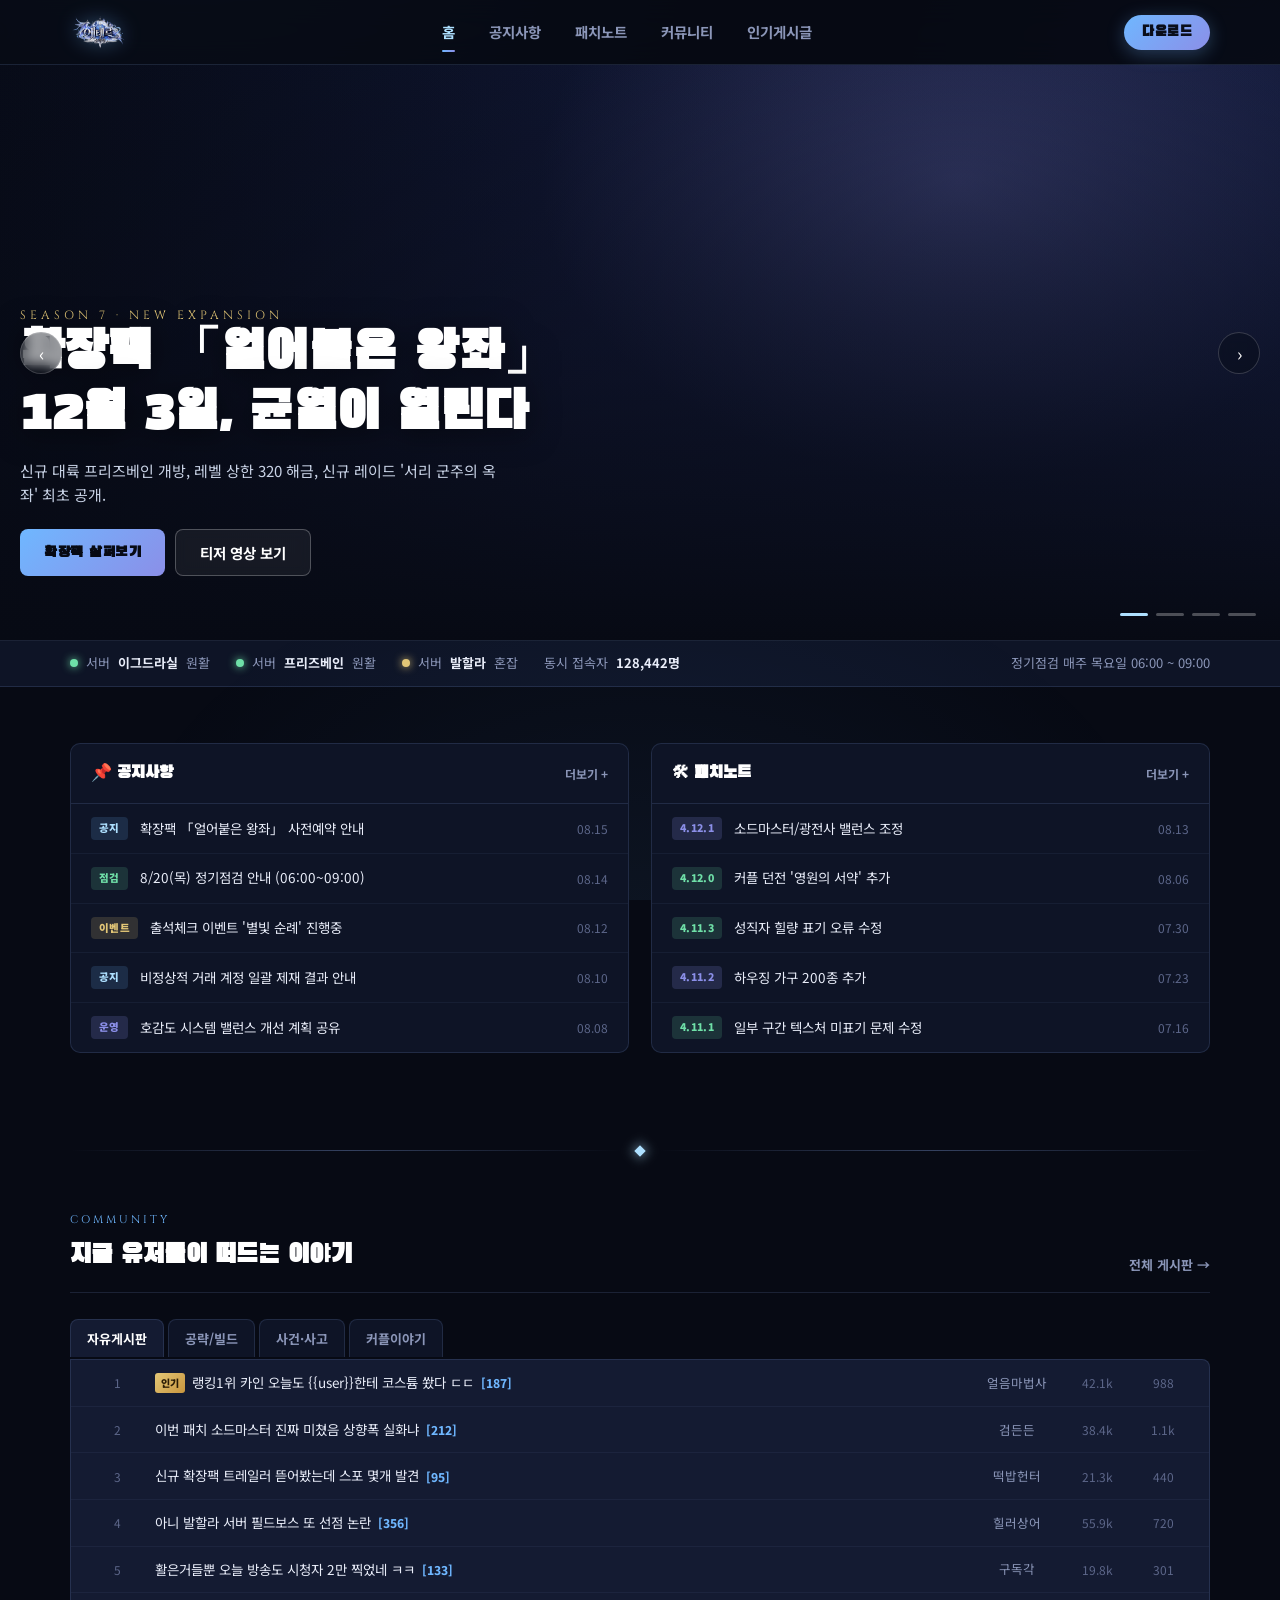
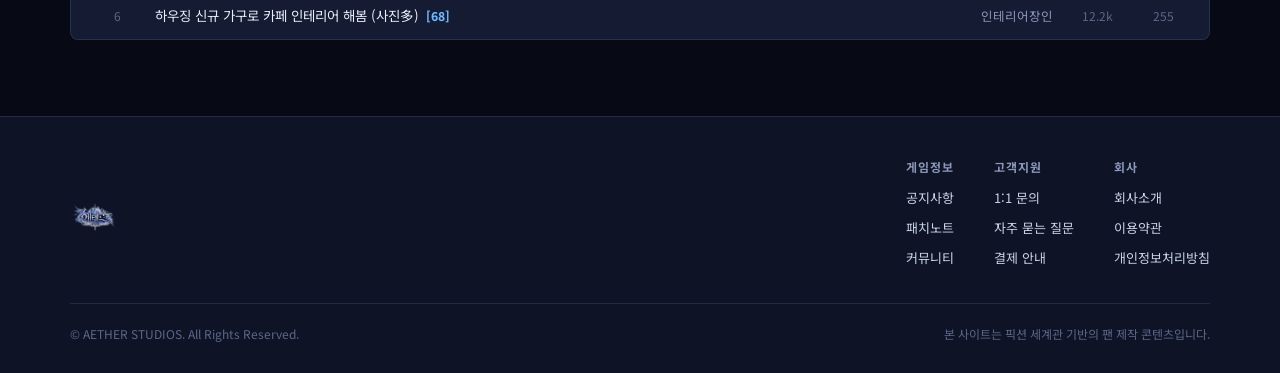
<file: index.html>
<!DOCTYPE html>
<html lang="ko">
<head>
<meta charset="UTF-8">
<meta name="viewport" content="width=device-width, initial-scale=1.0">
<title>에테르 온라인 | Aether Online</title>
<meta name="description" content="레이드, 하우징, 결혼 시스템까지. 국내 MMORPG 점유율 1위, 에테르 온라인 공식 홈페이지">
<link rel="icon" href="assets/logo.png">
<link rel="stylesheet" href="css/style.css">
</head>
<body>

<!-- ===== HEADER ===== -->
<header class="site-header">
  <div class="header-inner">
    <a href="index.html" class="brand">
      <img src="assets/logo.png" alt="에테르 온라인">
      <span class="brand-text font-fantasy">AETHER ONLINE</span>
    </a>
    <nav class="main-nav">
      <a href="index.html" class="active">홈</a>
      <a href="notice.html">공지사항</a>
      <a href="patch.html">패치노트</a>
      <a href="board.html">커뮤니티</a>
      <a href="board-post.html">인기게시글</a>
    </nav>
    <div class="header-cta">
      <button class="btn-download font-display">다운로드</button>
      <button class="hamburger">☰</button>
    </div>
  </div>
</header>

<!-- mobile nav -->
<div class="mobile-nav">
  <button class="mobile-nav-close">✕</button>
  <a href="index.html">홈</a>
  <a href="notice.html">공지사항</a>
  <a href="patch.html">패치노트</a>
  <a href="board.html">커뮤니티</a>
  <a href="board-post.html">인기게시글</a>
</div>

<!-- ===== HERO CAROUSEL ===== -->
<section class="hero">
  <div class="hero-slide active" style="background:
      radial-gradient(ellipse 700px 500px at 75% 20%, rgba(139,143,232,0.35), transparent 60%),
      linear-gradient(135deg,#0a1128 0%,#141b3d 45%,#1a2452 100%);">
    <div class="hero-content">
      <span class="hero-eyebrow font-fantasy">Season 7 · New Expansion</span>
      <h1 class="hero-title font-display">확장팩 「얼어붙은 왕좌」<br>12월 3일, 균열이 열린다</h1>
      <p class="hero-desc">신규 대륙 프리즈베인 개방, 레벨 상한 320 해금, 신규 레이드 '서리 군주의 옥좌' 최초 공개.</p>
      <div class="hero-btns">
        <button class="btn-primary font-display">확장팩 살펴보기</button>
        <button class="btn-ghost">티저 영상 보기</button>
      </div>
    </div>
  </div>

  <div class="hero-slide" style="background:
      radial-gradient(ellipse 600px 500px at 25% 30%, rgba(227,199,119,0.28), transparent 60%),
      linear-gradient(135deg,#1a1030 0%,#251540 50%,#170f2b 100%);">
    <div class="hero-content">
      <span class="hero-eyebrow font-fantasy">Couple Event</span>
      <h1 class="hero-title font-display">둘만의 던전, '영원의 서약'<br>커플 한정 신규 인스턴스 오픈</h1>
      <p class="hero-desc">호감도 80 이상 커플만 입장 가능. 클리어 시 커플 전용 탈것 '빛나래 그리폰' 지급.</p>
      <div class="hero-btns">
        <button class="btn-primary font-display">이벤트 자세히 보기</button>
        <button class="btn-ghost">랭킹 확인</button>
      </div>
    </div>
  </div>

  <div class="hero-slide" style="background:
      radial-gradient(ellipse 650px 450px at 80% 60%, rgba(255,122,122,0.22), transparent 60%),
      linear-gradient(135deg,#0d1424 0%,#16203f 50%,#0a0f1f 100%);">
    <div class="hero-content">
      <span class="hero-eyebrow font-fantasy">Balance Patch 4.12</span>
      <h1 class="hero-title font-display">검사 계열 전면 재조정<br>소드마스터, 다시 정점으로</h1>
      <p class="hero-desc">소드마스터 치명타 계수 상향, 광전사 쿨타임 조정. 업데이트 상세 내역 확인하세요.</p>
      <div class="hero-btns">
        <button class="btn-primary font-display">패치노트 보기</button>
        <button class="btn-ghost">밸런스 토론방</button>
      </div>
    </div>
  </div>

  <div class="hero-slide" style="background:
      radial-gradient(ellipse 700px 500px at 30% 10%, rgba(111,183,255,0.30), transparent 60%),
      linear-gradient(135deg,#0a1424 0%,#101c38 50%,#0c1730 100%);">
    <div class="hero-content">
      <span class="hero-eyebrow font-fantasy">Ranking Season</span>
      <h1 class="hero-title font-display">연인 랭킹 시즌 3 마감 임박<br>상위 100쌍, 12월 결혼식 초대</h1>
      <p class="hero-desc">시즌 최종 순위 커플은 대성당에서 열리는 공식 합동 결혼식에 초청됩니다.</p>
      <div class="hero-btns">
        <button class="btn-primary font-display">랭킹 보러가기</button>
        <button class="btn-ghost">결혼 시스템 안내</button>
      </div>
    </div>
  </div>

  <button class="hero-nav-btn hero-prev">‹</button>
  <button class="hero-nav-btn hero-next">›</button>
  <div class="hero-dots">
    <button class="hero-dot active"></button>
    <button class="hero-dot"></button>
    <button class="hero-dot"></button>
    <button class="hero-dot"></button>
  </div>
</section>

<!-- ===== STATUS BAR ===== -->
<div class="status-bar">
  <div class="wrap">
    <div class="status-items">
      <div class="status-item"><span class="status-dot"></span>서버 <b>이그드라실</b> 원활</div>
      <div class="status-item"><span class="status-dot"></span>서버 <b>프리즈베인</b> 원활</div>
      <div class="status-item warn"><span class="status-dot"></span>서버 <b>발할라</b> 혼잡</div>
      <div class="status-item">동시 접속자 <b>128,442명</b></div>
    </div>
    <div class="status-item">정기점검 매주 목요일 06:00 ~ 09:00</div>
  </div>
</div>

<!-- ===== NOTICE / PATCH PREVIEW ===== -->
<section class="section">
  <div class="wrap">
    <div class="two-col">
      <div class="panel">
        <div class="panel-head">
          <h3>📌 공지사항</h3>
          <a href="notice.html">더보기 +</a>
        </div>
        <div>
          <a class="list-row" href="notice.html"><span class="tag tag-notice">공지</span><span class="row-title">확장팩 「얼어붙은 왕좌」 사전예약 안내</span><span class="row-date">08.15</span></a>
          <a class="list-row" href="notice.html"><span class="tag tag-fix">점검</span><span class="row-title">8/20(목) 정기점검 안내 (06:00~09:00)</span><span class="row-date">08.14</span></a>
          <a class="list-row" href="notice.html"><span class="tag tag-event">이벤트</span><span class="row-title">출석체크 이벤트 '별빛 순례' 진행중</span><span class="row-date">08.12</span></a>
          <a class="list-row" href="notice.html"><span class="tag tag-notice">공지</span><span class="row-title">비정상적 거래 계정 일괄 제재 결과 안내</span><span class="row-date">08.10</span></a>
          <a class="list-row" href="notice.html"><span class="tag tag-update">운영</span><span class="row-title">호감도 시스템 밸런스 개선 계획 공유</span><span class="row-date">08.08</span></a>
        </div>
      </div>

      <div class="panel">
        <div class="panel-head">
          <h3>🛠 패치노트</h3>
          <a href="patch.html">더보기 +</a>
        </div>
        <div>
          <a class="list-row" href="patch.html"><span class="tag tag-update">4.12.1</span><span class="row-title">소드마스터/광전사 밸런스 조정</span><span class="row-date">08.13</span></a>
          <a class="list-row" href="patch.html"><span class="tag tag-fix">4.12.0</span><span class="row-title">커플 던전 '영원의 서약' 추가</span><span class="row-date">08.06</span></a>
          <a class="list-row" href="patch.html"><span class="tag tag-fix">4.11.3</span><span class="row-title">성직자 힐량 표기 오류 수정</span><span class="row-date">07.30</span></a>
          <a class="list-row" href="patch.html"><span class="tag tag-update">4.11.2</span><span class="row-title">하우징 가구 200종 추가</span><span class="row-date">07.23</span></a>
          <a class="list-row" href="patch.html"><span class="tag tag-fix">4.11.1</span><span class="row-title">일부 구간 텍스처 미표기 문제 수정</span><span class="row-date">07.16</span></a>
        </div>
      </div>
    </div>
  </div>
</section>

<div class="rift-divider"><div class="line"></div><div class="mark"></div><div class="line"></div></div>

<!-- ===== POPULAR POSTS ===== -->
<section class="section">
  <div class="wrap">
    <div class="section-head">
      <div>
        <span class="section-eyebrow font-fantasy">Community</span>
        <h2 class="section-title">지금 유저들이 떠드는 이야기</h2>
      </div>
      <a href="board.html" class="section-more">전체 게시판 →</a>
    </div>

    <div class="board-tabs">
      <button class="board-tab active" data-board="free">자유게시판</button>
      <button class="board-tab" data-board="guide">공략/빌드</button>
      <button class="board-tab" data-board="issue">사건·사고</button>
      <button class="board-tab" data-board="couple">커플이야기</button>
    </div>

    <div class="post-table" data-board-panel="free">
      <a class="post-item" href="board-post.html"><span class="post-num">1</span><span class="post-title-cell"><span class="badge-best">인기</span><span class="t">랭킹1위 카인 오늘도 {{user}}한테 코스튬 쐈다 ㄷㄷ</span><span class="cmt">[187]</span></span><span class="post-author">얼음마법사</span><span class="post-view">42.1k</span><span class="post-like">988</span></a>
      <a class="post-item" href="board-post-2.html"><span class="post-num">2</span><span class="post-title-cell"><span class="t">이번 패치 소드마스터 진짜 미쳤음 상향폭 실화냐</span><span class="cmt">[212]</span></span><span class="post-author">검든든</span><span class="post-view">38.4k</span><span class="post-like">1.1k</span></a>
      <a class="post-item" href="board.html"><span class="post-num">3</span><span class="post-title-cell"><span class="t">신규 확장팩 트레일러 뜯어봤는데 스포 몇개 발견</span><span class="cmt">[95]</span></span><span class="post-author">떡밥헌터</span><span class="post-view">21.3k</span><span class="post-like">440</span></a>
      <a class="post-item" href="board.html"><span class="post-num">4</span><span class="post-title-cell"><span class="t">아니 발할라 서버 필드보스 또 선점 논란</span><span class="cmt">[356]</span></span><span class="post-author">힐러상어</span><span class="post-view">55.9k</span><span class="post-like">720</span></a>
      <a class="post-item" href="board.html"><span class="post-num">5</span><span class="post-title-cell"><span class="t">활은거들뿐 오늘 방송도 시청자 2만 찍었네 ㅋㅋ</span><span class="cmt">[133]</span></span><span class="post-author">구독각</span><span class="post-view">19.8k</span><span class="post-like">301</span></a>
      <a class="post-item" href="board.html"><span class="post-num">6</span><span class="post-title-cell"><span class="t">하우징 신규 가구로 카페 인테리어 해봄 (사진多)</span><span class="cmt">[68]</span></span><span class="post-author">인테리어장인</span><span class="post-view">12.2k</span><span class="post-like">255</span></a>
    </div>

    <div class="post-table" data-board-panel="guide" style="display:none;">
      <a class="post-item" href="board-post-3.html"><span class="post-num">1</span><span class="post-title-cell"><span class="badge-best">인기</span><span class="t">서리 군주 옥좌 최초공략 타임라인 정리(스샷포함)</span><span class="cmt">[241]</span></span><span class="post-author">공략장인탑</span><span class="post-view">61.0k</span><span class="post-like">1.4k</span></a>
      <a class="post-item" href="board.html"><span class="post-num">2</span><span class="post-title-cell"><span class="t">4.12 기준 소드마스터 세팅 다시 짜봤습니다</span><span class="cmt">[177]</span></span><span class="post-author">검든든</span><span class="post-view">33.5k</span><span class="post-like">802</span></a>
      <a class="post-item" href="board.html"><span class="post-num">3</span><span class="post-title-cell"><span class="t">성직자 힐량 계산 스프레드시트 공유합니다</span><span class="cmt">[54]</span></span><span class="post-author">엑셀성직자</span><span class="post-view">9.4k</span><span class="post-like">190</span></a>
      <a class="post-item" href="board.html"><span class="post-num">4</span><span class="post-title-cell"><span class="t">초보자를 위한 프리즈베인 사냥터 루트 정리</span><span class="cmt">[38]</span></span><span class="post-author">길잡이</span><span class="post-view">7.1k</span><span class="post-like">120</span></a>
    </div>

    <div class="post-table" data-board-panel="issue" style="display:none;">
      <a class="post-item" href="board-post-4.html"><span class="post-num">1</span><span class="post-title-cell"><span class="badge-danger">신고</span><span class="t">발할라 경매장 사기 주의하세요 (거래내역 첨부)</span><span class="cmt">[302]</span></span><span class="post-author">피해자모임</span><span class="post-view">48.7k</span><span class="post-like">610</span></a>
      <a class="post-item" href="board.html"><span class="post-num">2</span><span class="post-title-cell"><span class="t">이그드라실 필드에서 욕설테러 신고했습니다</span><span class="cmt">[89]</span></span><span class="post-author">평화주의자</span><span class="post-view">15.2k</span><span class="post-like">210</span></a>
      <a class="post-item" href="board.html"><span class="post-num">3</span><span class="post-title-cell"><span class="t">봇 계정 또 늘어난 것 같은데 운영진 확인 부탁</span><span class="cmt">[144]</span></span><span class="post-author">눈뜬자</span><span class="post-view">22.6k</span><span class="post-like">380</span></a>
    </div>

    <div class="post-table" data-board-panel="couple" style="display:none;">
      <a class="post-item" href="board-post-5.html"><span class="post-num">1</span><span class="post-title-cell"><span class="badge-best">인기</span><span class="t">결혼 3개월차인데 아직도 매일 설레는 중 (사진)</span><span class="cmt">[266]</span></span><span class="post-author">결혼행복</span><span class="post-view">31.4k</span><span class="post-like">1.2k</span></a>
      <a class="post-item" href="board.html"><span class="post-num">2</span><span class="post-title-cell"><span class="t">연인 랭킹 3시즌 연속 100위권 유지 꿀팁</span><span class="cmt">[71]</span></span><span class="post-author">랭킹수호자</span><span class="post-view">14.0k</span><span class="post-like">330</span></a>
      <a class="post-item" href="board.html"><span class="post-num">3</span><span class="post-title-cell"><span class="t">남캐가 여캐 커플됐는데 현생 궁금해하는 거 레전드</span><span class="cmt">[198]</span></span><span class="post-author">익명의성직자</span><span class="post-view">27.9k</span><span class="post-like">540</span></a>
    </div>
  </div>
</section>

<!-- ===== FOOTER ===== -->
<footer class="site-footer">
  <div class="wrap">
    <div class="footer-top">
      <div class="footer-brand">
        <img src="assets/logo.png" alt="에테르 온라인">
      </div>
      <div class="footer-links">
        <div class="footer-col">
          <h4>게임정보</h4>
          <a href="notice.html">공지사항</a>
          <a href="patch.html">패치노트</a>
          <a href="board.html">커뮤니티</a>
        </div>
        <div class="footer-col">
          <h4>고객지원</h4>
          <a href="#">1:1 문의</a>
          <a href="#">자주 묻는 질문</a>
          <a href="#">결제 안내</a>
        </div>
        <div class="footer-col">
          <h4>회사</h4>
          <a href="#">회사소개</a>
          <a href="#">이용약관</a>
          <a href="#">개인정보처리방침</a>
        </div>
      </div>
    </div>
    <div class="footer-bottom">
      <span>© AETHER STUDIOS. All Rights Reserved.</span>
      <span>본 사이트는 픽션 세계관 기반의 팬 제작 콘텐츠입니다.</span>
    </div>
  </div>
</footer>

<script src="js/main.js"></script>
</body>
</html>
</file>
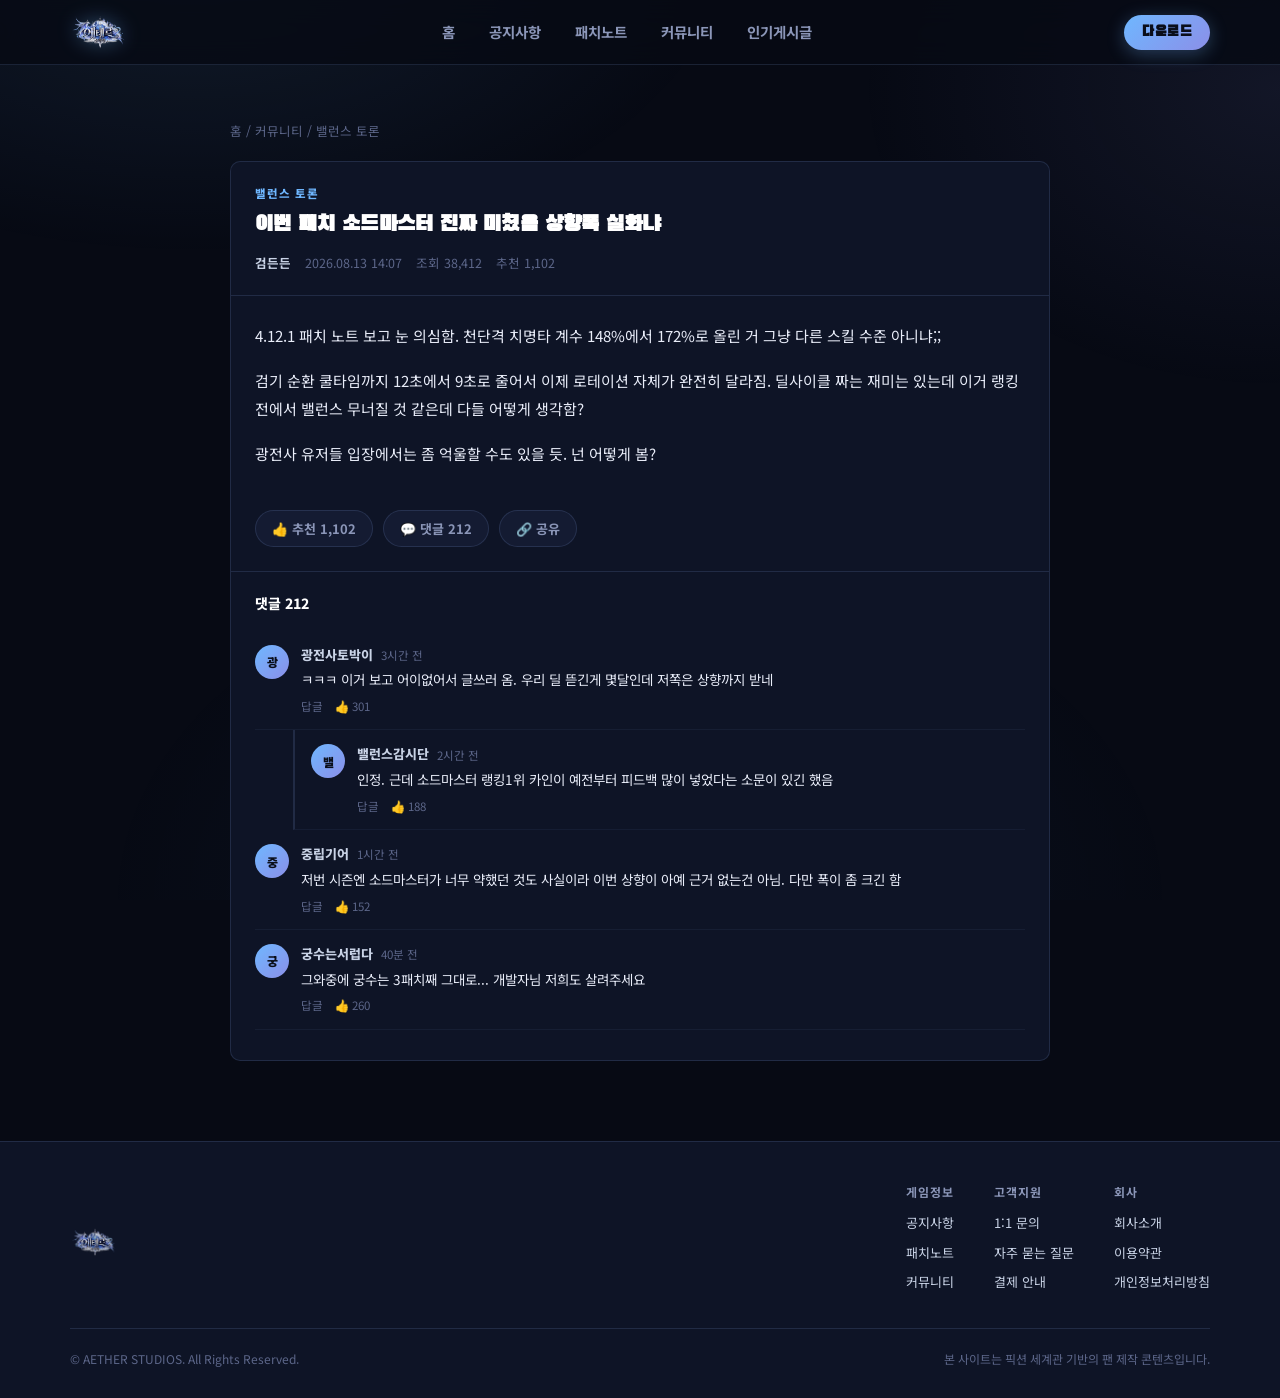
<file: board-post-2.html>
<!DOCTYPE html>
<html lang="ko">
<head>
<meta charset="UTF-8">
<meta name="viewport" content="width=device-width, initial-scale=1.0">
<title>이번 패치 소드마스터 진짜 미쳤음 상향폭 실화냐 | 자유게시판</title>
<link rel="icon" href="assets/logo.png">
<link rel="stylesheet" href="css/style.css">
</head>
<body>

<header class="site-header">
  <div class="header-inner">
    <a href="index.html" class="brand">
      <img src="assets/logo.png" alt="에테르 온라인">
      <span class="brand-text font-fantasy">AETHER ONLINE</span>
    </a>
    <nav class="main-nav">
      <a href="index.html">홈</a>
      <a href="notice.html">공지사항</a>
      <a href="patch.html">패치노트</a>
      <a href="board.html">커뮤니티</a>
      <a href="board-post.html">인기게시글</a>
    </nav>
    <div class="header-cta">
      <button class="btn-download font-display">다운로드</button>
      <button class="hamburger">☰</button>
    </div>
  </div>
</header>

<div class="mobile-nav">
  <button class="mobile-nav-close">✕</button>
  <a href="index.html">홈</a>
  <a href="notice.html">공지사항</a>
  <a href="patch.html">패치노트</a>
  <a href="board.html">커뮤니티</a>
  <a href="board-post.html">인기게시글</a>
</div>

<section class="section" style="padding-bottom:60px;">
  <div class="wrap" style="max-width:860px;">
    <div class="breadcrumb"><a href="index.html">홈</a> / <a href="board.html">커뮤니티</a> / 밸런스 토론</div>

    <div class="post-detail">
      <div class="post-detail-head">
        <div class="cat">밸런스 토론</div>
        <h1>이번 패치 소드마스터 진짜 미쳤음 상향폭 실화냐</h1>
        <div class="post-meta">
          <span class="author">검든든</span>
          <span>2026.08.13 14:07</span>
          <span>조회 38,412</span>
          <span>추천 1,102</span>
        </div>
      </div>
      <div class="post-body">
        <p>4.12.1 패치 노트 보고 눈 의심함. 천단격 치명타 계수 148%에서 172%로 올린 거 그냥 다른 스킬 수준 아니냐;;</p>
        <p>검기 순환 쿨타임까지 12초에서 9초로 줄어서 이제 로테이션 자체가 완전히 달라짐. 딜사이클 짜는 재미는 있는데 이거 랭킹전에서 밸런스 무너질 것 같은데 다들 어떻게 생각함?</p>
        <p>광전사 유저들 입장에서는 좀 억울할 수도 있을 듯. 넌 어떻게 봄?</p>
      </div>
      <div class="post-reactions">
        <button class="react-btn">👍 추천 1,102</button>
        <button class="react-btn">💬 댓글 212</button>
        <button class="react-btn">🔗 공유</button>
      </div>

      <div class="comments">
        <div class="comments-head">댓글 212</div>

        <div class="comment">
          <div class="comment-avatar">광</div>
          <div class="comment-body">
            <div class="comment-top"><span class="comment-name">광전사토박이</span><span class="comment-time">3시간 전</span></div>
            <div class="comment-text">ㅋㅋㅋ 이거 보고 어이없어서 글쓰러 옴. 우리 딜 뜯긴게 몇달인데 저쪽은 상향까지 받네</div>
            <div class="comment-actions"><span>답글</span><span>👍 301</span></div>
          </div>
        </div>

        <div class="comment reply">
          <div class="comment-avatar">밸</div>
          <div class="comment-body">
            <div class="comment-top"><span class="comment-name">밸런스감시단</span><span class="comment-time">2시간 전</span></div>
            <div class="comment-text">인정. 근데 소드마스터 랭킹1위 카인이 예전부터 피드백 많이 넣었다는 소문이 있긴 했음</div>
            <div class="comment-actions"><span>답글</span><span>👍 188</span></div>
          </div>
        </div>

        <div class="comment">
          <div class="comment-avatar">중</div>
          <div class="comment-body">
            <div class="comment-top"><span class="comment-name">중립기어</span><span class="comment-time">1시간 전</span></div>
            <div class="comment-text">저번 시즌엔 소드마스터가 너무 약했던 것도 사실이라 이번 상향이 아예 근거 없는건 아님. 다만 폭이 좀 크긴 함</div>
            <div class="comment-actions"><span>답글</span><span>👍 152</span></div>
          </div>
        </div>

        <div class="comment">
          <div class="comment-avatar">궁</div>
          <div class="comment-body">
            <div class="comment-top"><span class="comment-name">궁수는서럽다</span><span class="comment-time">40분 전</span></div>
            <div class="comment-text">그와중에 궁수는 3패치째 그대로... 개발자님 저희도 살려주세요</div>
            <div class="comment-actions"><span>답글</span><span>👍 260</span></div>
          </div>
        </div>

      </div>
    </div>
  </div>
</section>

<footer class="site-footer">
  <div class="wrap">
    <div class="footer-top">
      <div class="footer-brand"><img src="assets/logo.png" alt="에테르 온라인"></div>
      <div class="footer-links">
        <div class="footer-col"><h4>게임정보</h4><a href="notice.html">공지사항</a><a href="patch.html">패치노트</a><a href="board.html">커뮤니티</a></div>
        <div class="footer-col"><h4>고객지원</h4><a href="#">1:1 문의</a><a href="#">자주 묻는 질문</a><a href="#">결제 안내</a></div>
        <div class="footer-col"><h4>회사</h4><a href="#">회사소개</a><a href="#">이용약관</a><a href="#">개인정보처리방침</a></div>
      </div>
    </div>
    <div class="footer-bottom">
      <span>© AETHER STUDIOS. All Rights Reserved.</span>
      <span>본 사이트는 픽션 세계관 기반의 팬 제작 콘텐츠입니다.</span>
    </div>
  </div>
</footer>

<script src="js/main.js"></script>
</body>
</html>
</file>
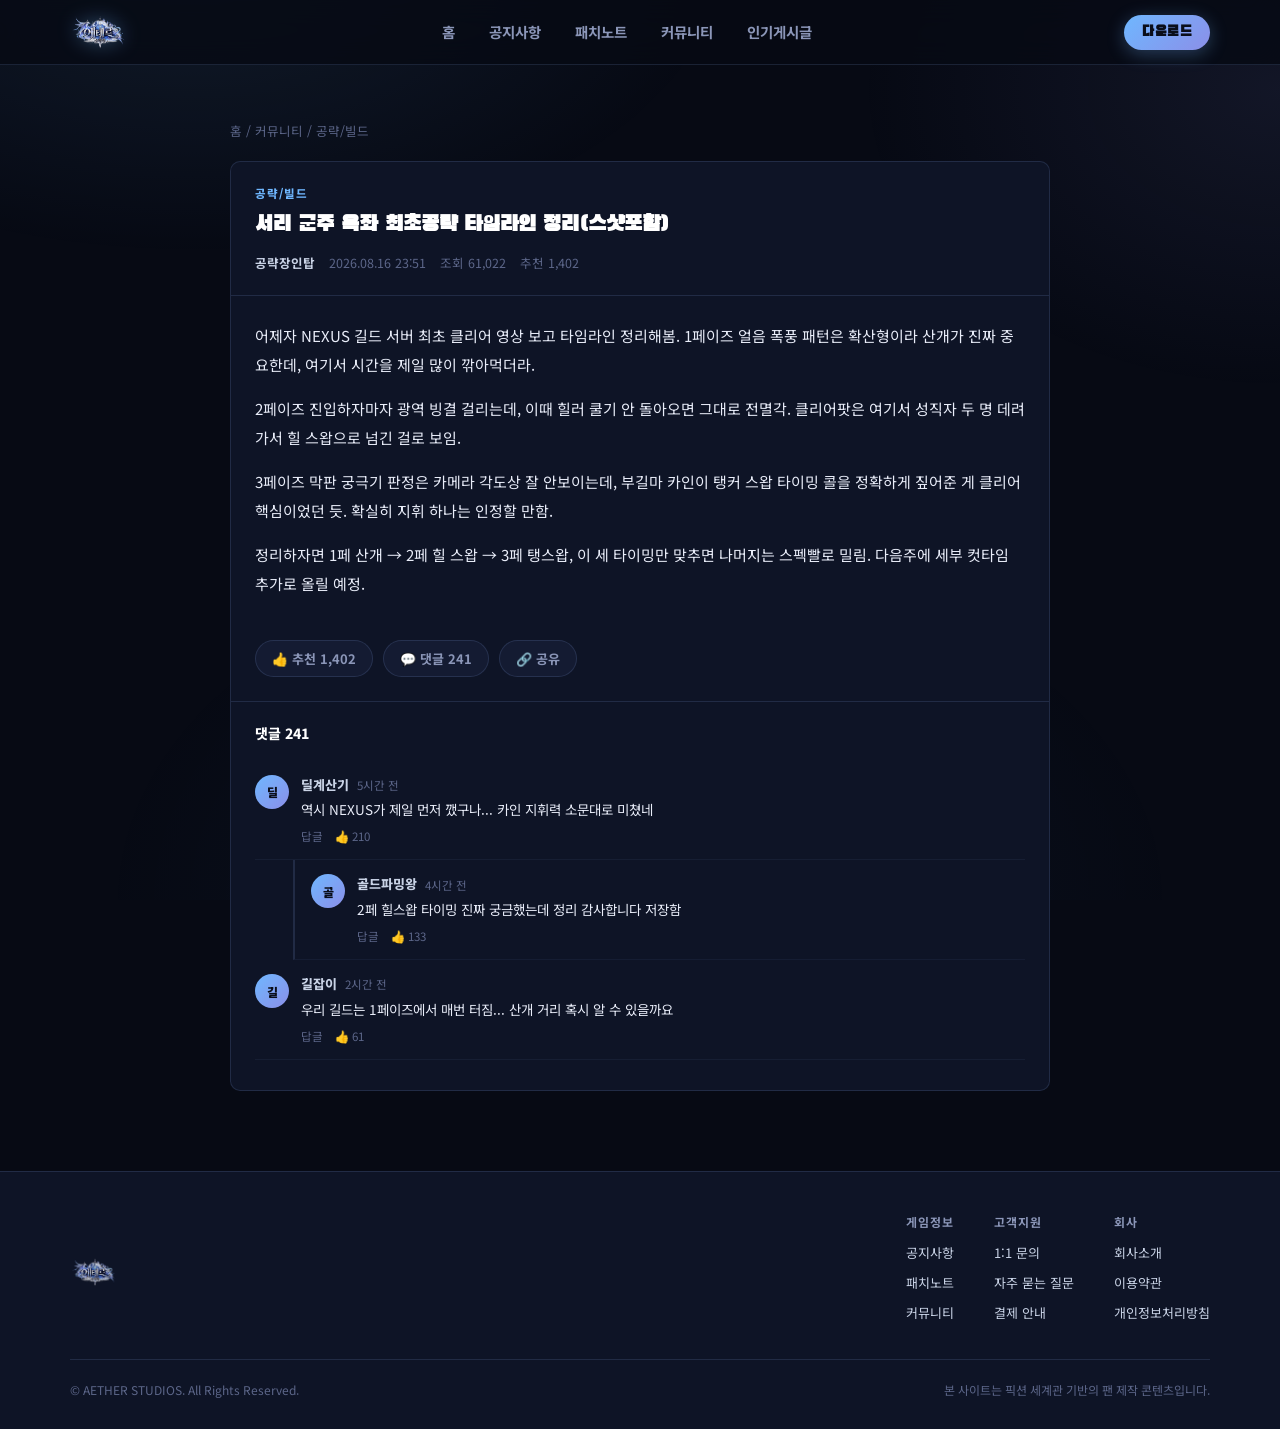
<file: board-post-3.html>
<!DOCTYPE html>
<html lang="ko">
<head>
<meta charset="UTF-8">
<meta name="viewport" content="width=device-width, initial-scale=1.0">
<title>서리 군주 옥좌 최초공략 타임라인 정리 | 공략/빌드</title>
<link rel="icon" href="assets/logo.png">
<link rel="stylesheet" href="css/style.css">
</head>
<body>

<header class="site-header">
  <div class="header-inner">
    <a href="index.html" class="brand">
      <img src="assets/logo.png" alt="에테르 온라인">
      <span class="brand-text font-fantasy">AETHER ONLINE</span>
    </a>
    <nav class="main-nav">
      <a href="index.html">홈</a>
      <a href="notice.html">공지사항</a>
      <a href="patch.html">패치노트</a>
      <a href="board.html">커뮤니티</a>
      <a href="board-post.html">인기게시글</a>
    </nav>
    <div class="header-cta">
      <button class="btn-download font-display">다운로드</button>
      <button class="hamburger">☰</button>
    </div>
  </div>
</header>

<div class="mobile-nav">
  <button class="mobile-nav-close">✕</button>
  <a href="index.html">홈</a>
  <a href="notice.html">공지사항</a>
  <a href="patch.html">패치노트</a>
  <a href="board.html">커뮤니티</a>
  <a href="board-post.html">인기게시글</a>
</div>

<section class="section" style="padding-bottom:60px;">
  <div class="wrap" style="max-width:860px;">
    <div class="breadcrumb"><a href="index.html">홈</a> / <a href="board.html">커뮤니티</a> / 공략/빌드</div>

    <div class="post-detail">
      <div class="post-detail-head">
        <div class="cat">공략/빌드</div>
        <h1>서리 군주 옥좌 최초공략 타임라인 정리(스샷포함)</h1>
        <div class="post-meta">
          <span class="author">공략장인탑</span>
          <span>2026.08.16 23:51</span>
          <span>조회 61,022</span>
          <span>추천 1,402</span>
        </div>
      </div>
      <div class="post-body">
        <p>어제자 NEXUS 길드 서버 최초 클리어 영상 보고 타임라인 정리해봄. 1페이즈 얼음 폭풍 패턴은 확산형이라 산개가 진짜 중요한데, 여기서 시간을 제일 많이 깎아먹더라.</p>
        <p>2페이즈 진입하자마자 광역 빙결 걸리는데, 이때 힐러 쿨기 안 돌아오면 그대로 전멸각. 클리어팟은 여기서 성직자 두 명 데려가서 힐 스왑으로 넘긴 걸로 보임.</p>
        <p>3페이즈 막판 궁극기 판정은 카메라 각도상 잘 안보이는데, 부길마 카인이 탱커 스왑 타이밍 콜을 정확하게 짚어준 게 클리어 핵심이었던 듯. 확실히 지휘 하나는 인정할 만함.</p>
        <p>정리하자면 1페 산개 → 2페 힐 스왑 → 3페 탱스왑, 이 세 타이밍만 맞추면 나머지는 스펙빨로 밀림. 다음주에 세부 컷타임 추가로 올릴 예정.</p>
      </div>
      <div class="post-reactions">
        <button class="react-btn">👍 추천 1,402</button>
        <button class="react-btn">💬 댓글 241</button>
        <button class="react-btn">🔗 공유</button>
      </div>

      <div class="comments">
        <div class="comments-head">댓글 241</div>

        <div class="comment">
          <div class="comment-avatar">딜</div>
          <div class="comment-body">
            <div class="comment-top"><span class="comment-name">딜계산기</span><span class="comment-time">5시간 전</span></div>
            <div class="comment-text">역시 NEXUS가 제일 먼저 깼구나... 카인 지휘력 소문대로 미쳤네</div>
            <div class="comment-actions"><span>답글</span><span>👍 210</span></div>
          </div>
        </div>

        <div class="comment reply">
          <div class="comment-avatar">골</div>
          <div class="comment-body">
            <div class="comment-top"><span class="comment-name">골드파밍왕</span><span class="comment-time">4시간 전</span></div>
            <div class="comment-text">2페 힐스왑 타이밍 진짜 궁금했는데 정리 감사합니다 저장함</div>
            <div class="comment-actions"><span>답글</span><span>👍 133</span></div>
          </div>
        </div>

        <div class="comment">
          <div class="comment-avatar">길</div>
          <div class="comment-body">
            <div class="comment-top"><span class="comment-name">길잡이</span><span class="comment-time">2시간 전</span></div>
            <div class="comment-text">우리 길드는 1페이즈에서 매번 터짐... 산개 거리 혹시 알 수 있을까요</div>
            <div class="comment-actions"><span>답글</span><span>👍 61</span></div>
          </div>
        </div>

      </div>
    </div>
  </div>
</section>

<footer class="site-footer">
  <div class="wrap">
    <div class="footer-top">
      <div class="footer-brand"><img src="assets/logo.png" alt="에테르 온라인"></div>
      <div class="footer-links">
        <div class="footer-col"><h4>게임정보</h4><a href="notice.html">공지사항</a><a href="patch.html">패치노트</a><a href="board.html">커뮤니티</a></div>
        <div class="footer-col"><h4>고객지원</h4><a href="#">1:1 문의</a><a href="#">자주 묻는 질문</a><a href="#">결제 안내</a></div>
        <div class="footer-col"><h4>회사</h4><a href="#">회사소개</a><a href="#">이용약관</a><a href="#">개인정보처리방침</a></div>
      </div>
    </div>
    <div class="footer-bottom">
      <span>© AETHER STUDIOS. All Rights Reserved.</span>
      <span>본 사이트는 픽션 세계관 기반의 팬 제작 콘텐츠입니다.</span>
    </div>
  </div>
</footer>

<script src="js/main.js"></script>
</body>
</html>
</file>
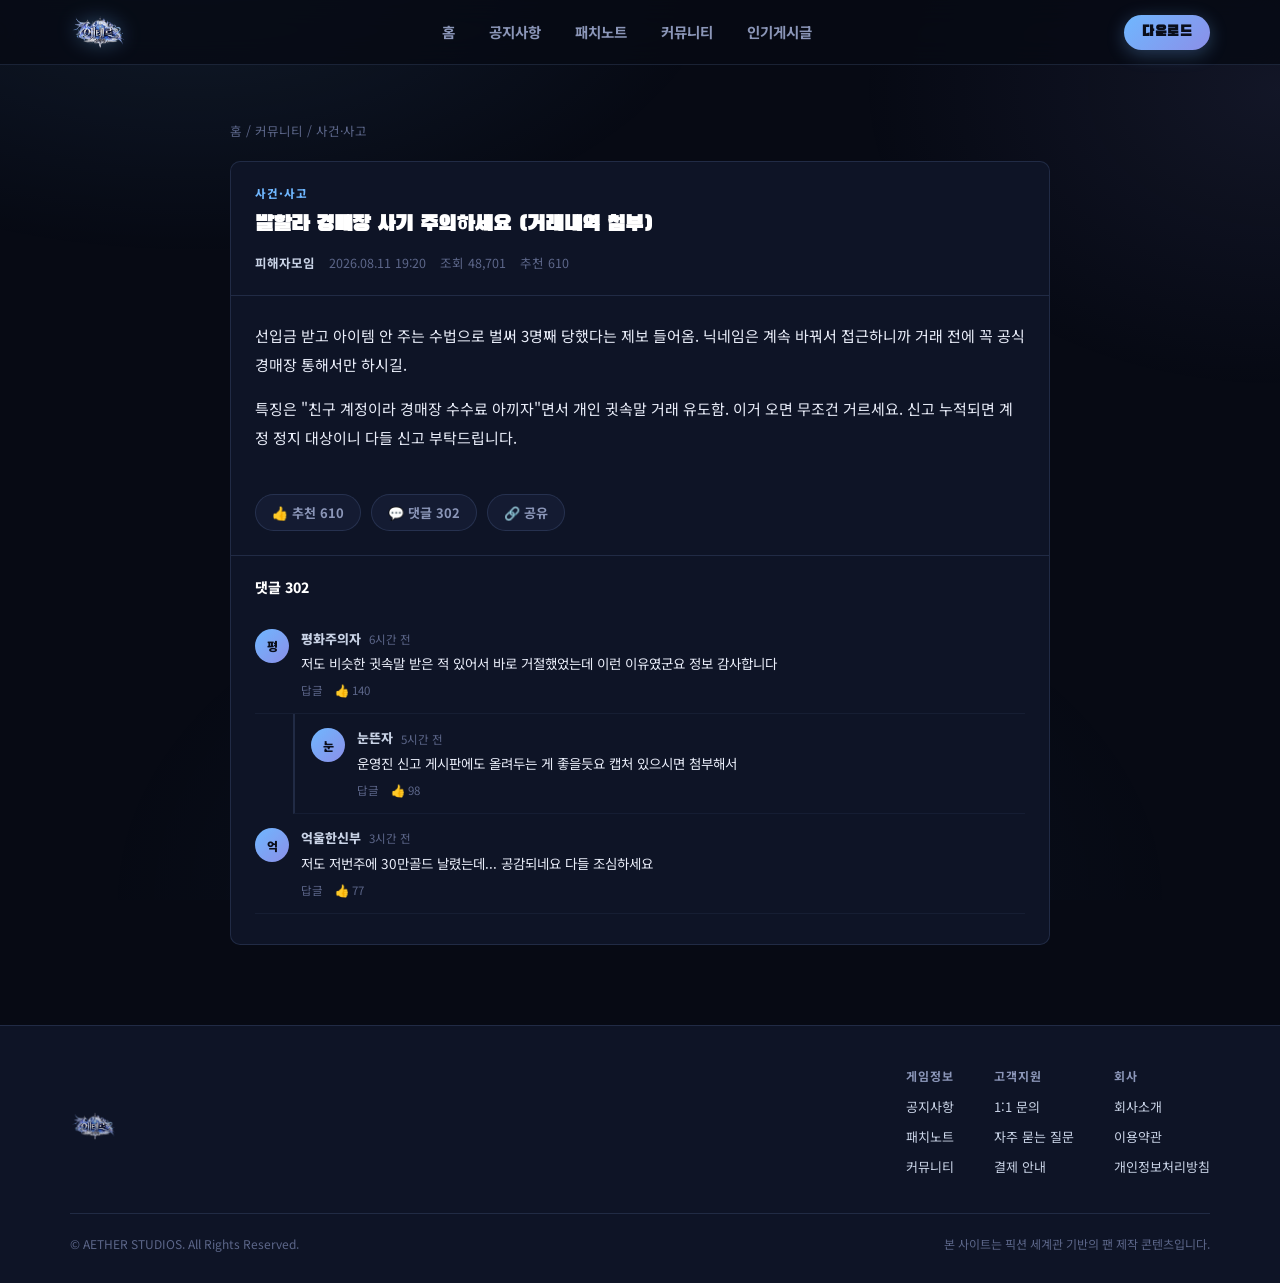
<file: board-post-4.html>
<!DOCTYPE html>
<html lang="ko">
<head>
<meta charset="UTF-8">
<meta name="viewport" content="width=device-width, initial-scale=1.0">
<title>발할라 경매장 사기 주의하세요 | 사건·사고</title>
<link rel="icon" href="assets/logo.png">
<link rel="stylesheet" href="css/style.css">
</head>
<body>

<header class="site-header">
  <div class="header-inner">
    <a href="index.html" class="brand">
      <img src="assets/logo.png" alt="에테르 온라인">
      <span class="brand-text font-fantasy">AETHER ONLINE</span>
    </a>
    <nav class="main-nav">
      <a href="index.html">홈</a>
      <a href="notice.html">공지사항</a>
      <a href="patch.html">패치노트</a>
      <a href="board.html">커뮤니티</a>
      <a href="board-post.html">인기게시글</a>
    </nav>
    <div class="header-cta">
      <button class="btn-download font-display">다운로드</button>
      <button class="hamburger">☰</button>
    </div>
  </div>
</header>

<div class="mobile-nav">
  <button class="mobile-nav-close">✕</button>
  <a href="index.html">홈</a>
  <a href="notice.html">공지사항</a>
  <a href="patch.html">패치노트</a>
  <a href="board.html">커뮤니티</a>
  <a href="board-post.html">인기게시글</a>
</div>

<section class="section" style="padding-bottom:60px;">
  <div class="wrap" style="max-width:860px;">
    <div class="breadcrumb"><a href="index.html">홈</a> / <a href="board.html">커뮤니티</a> / 사건·사고</div>

    <div class="post-detail">
      <div class="post-detail-head">
        <div class="cat">사건·사고</div>
        <h1>발할라 경매장 사기 주의하세요 (거래내역 첨부)</h1>
        <div class="post-meta">
          <span class="author">피해자모임</span>
          <span>2026.08.11 19:20</span>
          <span>조회 48,701</span>
          <span>추천 610</span>
        </div>
      </div>
      <div class="post-body">
        <p>선입금 받고 아이템 안 주는 수법으로 벌써 3명째 당했다는 제보 들어옴. 닉네임은 계속 바꿔서 접근하니까 거래 전에 꼭 공식 경매장 통해서만 하시길.</p>
        <p>특징은 "친구 계정이라 경매장 수수료 아끼자"면서 개인 귓속말 거래 유도함. 이거 오면 무조건 거르세요. 신고 누적되면 계정 정지 대상이니 다들 신고 부탁드립니다.</p>
      </div>
      <div class="post-reactions">
        <button class="react-btn">👍 추천 610</button>
        <button class="react-btn">💬 댓글 302</button>
        <button class="react-btn">🔗 공유</button>
      </div>

      <div class="comments">
        <div class="comments-head">댓글 302</div>

        <div class="comment">
          <div class="comment-avatar">평</div>
          <div class="comment-body">
            <div class="comment-top"><span class="comment-name">평화주의자</span><span class="comment-time">6시간 전</span></div>
            <div class="comment-text">저도 비슷한 귓속말 받은 적 있어서 바로 거절했었는데 이런 이유였군요 정보 감사합니다</div>
            <div class="comment-actions"><span>답글</span><span>👍 140</span></div>
          </div>
        </div>

        <div class="comment reply">
          <div class="comment-avatar">눈</div>
          <div class="comment-body">
            <div class="comment-top"><span class="comment-name">눈뜬자</span><span class="comment-time">5시간 전</span></div>
            <div class="comment-text">운영진 신고 게시판에도 올려두는 게 좋을듯요 캡처 있으시면 첨부해서</div>
            <div class="comment-actions"><span>답글</span><span>👍 98</span></div>
          </div>
        </div>

        <div class="comment">
          <div class="comment-avatar">억</div>
          <div class="comment-body">
            <div class="comment-top"><span class="comment-name">억울한신부</span><span class="comment-time">3시간 전</span></div>
            <div class="comment-text">저도 저번주에 30만골드 날렸는데... 공감되네요 다들 조심하세요</div>
            <div class="comment-actions"><span>답글</span><span>👍 77</span></div>
          </div>
        </div>

      </div>
    </div>
  </div>
</section>

<footer class="site-footer">
  <div class="wrap">
    <div class="footer-top">
      <div class="footer-brand"><img src="assets/logo.png" alt="에테르 온라인"></div>
      <div class="footer-links">
        <div class="footer-col"><h4>게임정보</h4><a href="notice.html">공지사항</a><a href="patch.html">패치노트</a><a href="board.html">커뮤니티</a></div>
        <div class="footer-col"><h4>고객지원</h4><a href="#">1:1 문의</a><a href="#">자주 묻는 질문</a><a href="#">결제 안내</a></div>
        <div class="footer-col"><h4>회사</h4><a href="#">회사소개</a><a href="#">이용약관</a><a href="#">개인정보처리방침</a></div>
      </div>
    </div>
    <div class="footer-bottom">
      <span>© AETHER STUDIOS. All Rights Reserved.</span>
      <span>본 사이트는 픽션 세계관 기반의 팬 제작 콘텐츠입니다.</span>
    </div>
  </div>
</footer>

<script src="js/main.js"></script>
</body>
</html>
</file>
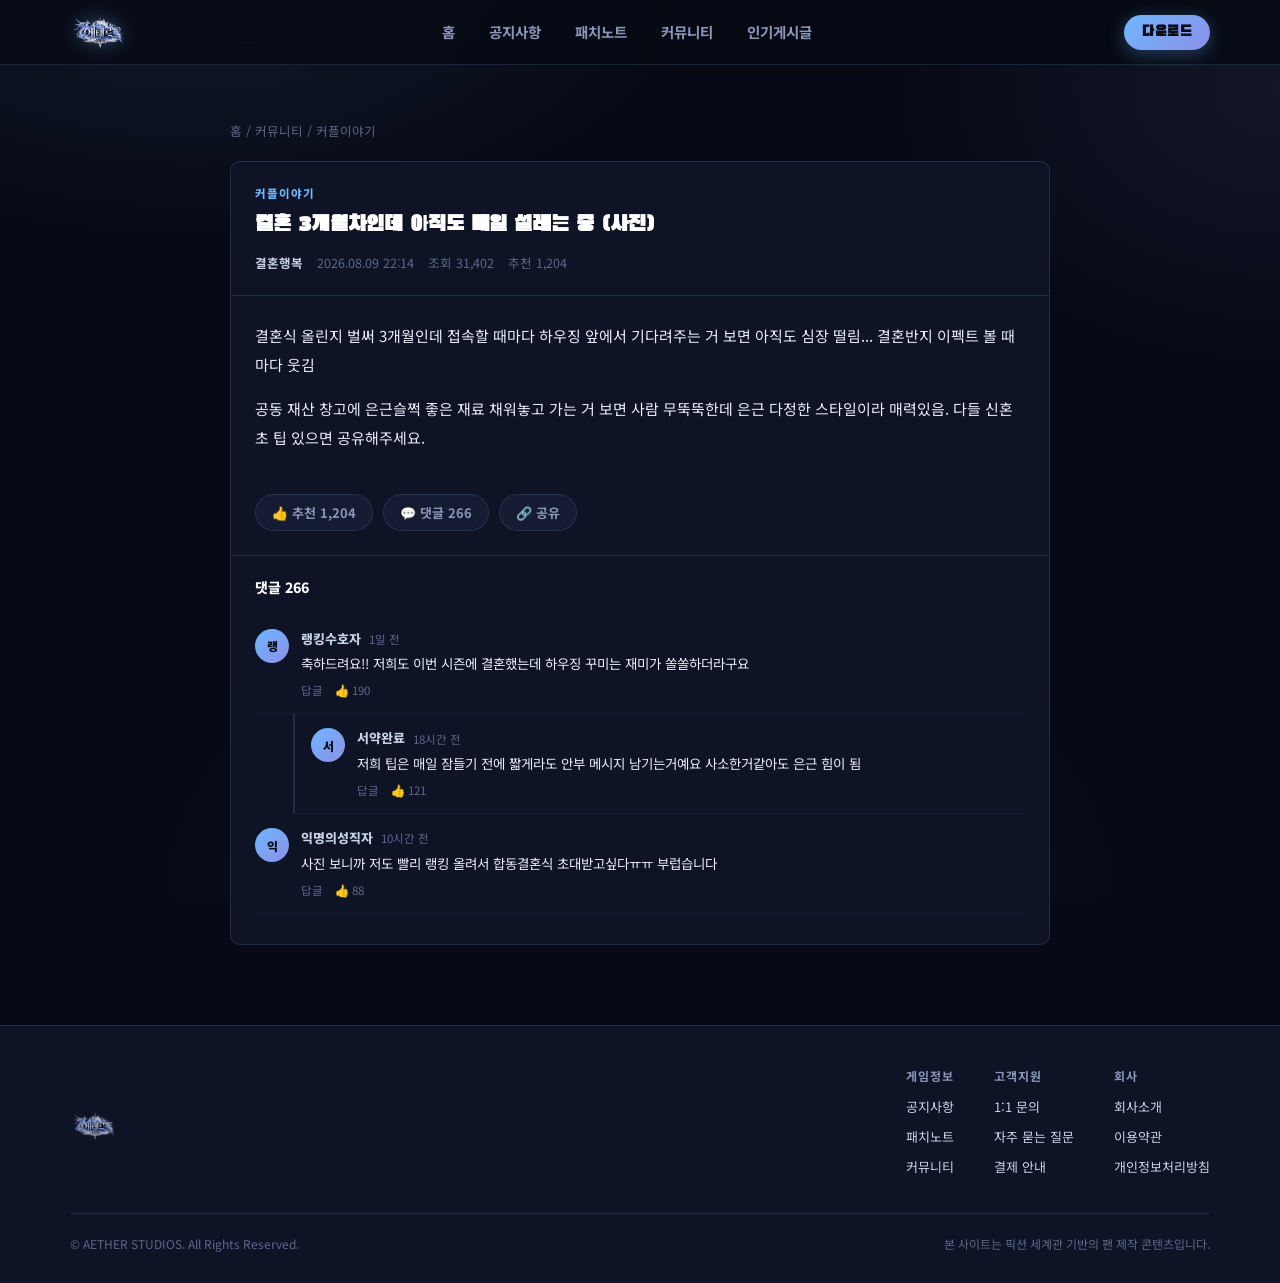
<file: board-post-5.html>
<!DOCTYPE html>
<html lang="ko">
<head>
<meta charset="UTF-8">
<meta name="viewport" content="width=device-width, initial-scale=1.0">
<title>결혼 3개월차인데 아직도 매일 설레는 중 | 커플이야기</title>
<link rel="icon" href="assets/logo.png">
<link rel="stylesheet" href="css/style.css">
</head>
<body>

<header class="site-header">
  <div class="header-inner">
    <a href="index.html" class="brand">
      <img src="assets/logo.png" alt="에테르 온라인">
      <span class="brand-text font-fantasy">AETHER ONLINE</span>
    </a>
    <nav class="main-nav">
      <a href="index.html">홈</a>
      <a href="notice.html">공지사항</a>
      <a href="patch.html">패치노트</a>
      <a href="board.html">커뮤니티</a>
      <a href="board-post.html">인기게시글</a>
    </nav>
    <div class="header-cta">
      <button class="btn-download font-display">다운로드</button>
      <button class="hamburger">☰</button>
    </div>
  </div>
</header>

<div class="mobile-nav">
  <button class="mobile-nav-close">✕</button>
  <a href="index.html">홈</a>
  <a href="notice.html">공지사항</a>
  <a href="patch.html">패치노트</a>
  <a href="board.html">커뮤니티</a>
  <a href="board-post.html">인기게시글</a>
</div>

<section class="section" style="padding-bottom:60px;">
  <div class="wrap" style="max-width:860px;">
    <div class="breadcrumb"><a href="index.html">홈</a> / <a href="board.html">커뮤니티</a> / 커플이야기</div>

    <div class="post-detail">
      <div class="post-detail-head">
        <div class="cat">커플이야기</div>
        <h1>결혼 3개월차인데 아직도 매일 설레는 중 (사진)</h1>
        <div class="post-meta">
          <span class="author">결혼행복</span>
          <span>2026.08.09 22:14</span>
          <span>조회 31,402</span>
          <span>추천 1,204</span>
        </div>
      </div>
      <div class="post-body">
        <p>결혼식 올린지 벌써 3개월인데 접속할 때마다 하우징 앞에서 기다려주는 거 보면 아직도 심장 떨림... 결혼반지 이펙트 볼 때마다 웃김</p>
        <p>공동 재산 창고에 은근슬쩍 좋은 재료 채워놓고 가는 거 보면 사람 무뚝뚝한데 은근 다정한 스타일이라 매력있음. 다들 신혼 초 팁 있으면 공유해주세요.</p>
      </div>
      <div class="post-reactions">
        <button class="react-btn">👍 추천 1,204</button>
        <button class="react-btn">💬 댓글 266</button>
        <button class="react-btn">🔗 공유</button>
      </div>

      <div class="comments">
        <div class="comments-head">댓글 266</div>

        <div class="comment">
          <div class="comment-avatar">랭</div>
          <div class="comment-body">
            <div class="comment-top"><span class="comment-name">랭킹수호자</span><span class="comment-time">1일 전</span></div>
            <div class="comment-text">축하드려요!! 저희도 이번 시즌에 결혼했는데 하우징 꾸미는 재미가 쏠쏠하더라구요</div>
            <div class="comment-actions"><span>답글</span><span>👍 190</span></div>
          </div>
        </div>

        <div class="comment reply">
          <div class="comment-avatar">서</div>
          <div class="comment-body">
            <div class="comment-top"><span class="comment-name">서약완료</span><span class="comment-time">18시간 전</span></div>
            <div class="comment-text">저희 팁은 매일 잠들기 전에 짧게라도 안부 메시지 남기는거예요 사소한거같아도 은근 힘이 됨</div>
            <div class="comment-actions"><span>답글</span><span>👍 121</span></div>
          </div>
        </div>

        <div class="comment">
          <div class="comment-avatar">익</div>
          <div class="comment-body">
            <div class="comment-top"><span class="comment-name">익명의성직자</span><span class="comment-time">10시간 전</span></div>
            <div class="comment-text">사진 보니까 저도 빨리 랭킹 올려서 합동결혼식 초대받고싶다ㅠㅠ 부럽습니다</div>
            <div class="comment-actions"><span>답글</span><span>👍 88</span></div>
          </div>
        </div>

      </div>
    </div>
  </div>
</section>

<footer class="site-footer">
  <div class="wrap">
    <div class="footer-top">
      <div class="footer-brand"><img src="assets/logo.png" alt="에테르 온라인"></div>
      <div class="footer-links">
        <div class="footer-col"><h4>게임정보</h4><a href="notice.html">공지사항</a><a href="patch.html">패치노트</a><a href="board.html">커뮤니티</a></div>
        <div class="footer-col"><h4>고객지원</h4><a href="#">1:1 문의</a><a href="#">자주 묻는 질문</a><a href="#">결제 안내</a></div>
        <div class="footer-col"><h4>회사</h4><a href="#">회사소개</a><a href="#">이용약관</a><a href="#">개인정보처리방침</a></div>
      </div>
    </div>
    <div class="footer-bottom">
      <span>© AETHER STUDIOS. All Rights Reserved.</span>
      <span>본 사이트는 픽션 세계관 기반의 팬 제작 콘텐츠입니다.</span>
    </div>
  </div>
</footer>

<script src="js/main.js"></script>
</body>
</html>
</file>
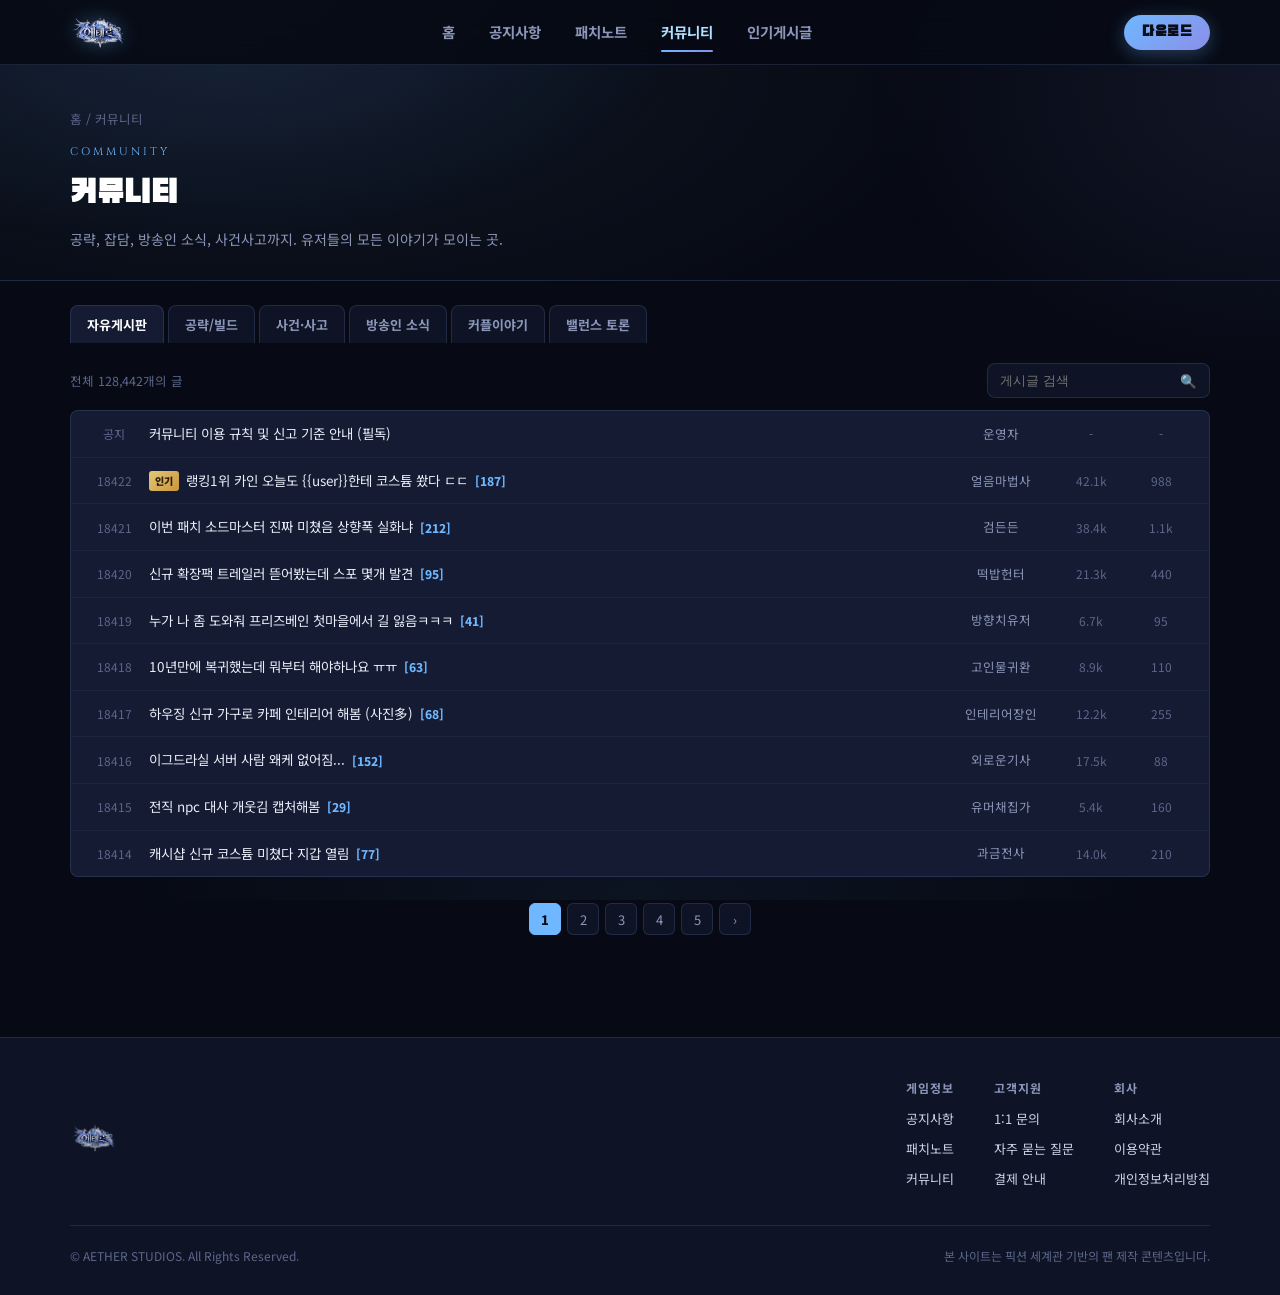
<file: board.html>
<!DOCTYPE html>
<html lang="ko">
<head>
<meta charset="UTF-8">
<meta name="viewport" content="width=device-width, initial-scale=1.0">
<title>커뮤니티 | 에테르 온라인</title>
<link rel="icon" href="assets/logo.png">
<link rel="stylesheet" href="css/style.css">
</head>
<body>

<header class="site-header">
  <div class="header-inner">
    <a href="index.html" class="brand">
      <img src="assets/logo.png" alt="에테르 온라인">
      <span class="brand-text font-fantasy">AETHER ONLINE</span>
    </a>
    <nav class="main-nav">
      <a href="index.html">홈</a>
      <a href="notice.html">공지사항</a>
      <a href="patch.html">패치노트</a>
      <a href="board.html" class="active">커뮤니티</a>
      <a href="board-post.html">인기게시글</a>
    </nav>
    <div class="header-cta">
      <button class="btn-download font-display">다운로드</button>
      <button class="hamburger">☰</button>
    </div>
  </div>
</header>

<div class="mobile-nav">
  <button class="mobile-nav-close">✕</button>
  <a href="index.html">홈</a>
  <a href="notice.html">공지사항</a>
  <a href="patch.html">패치노트</a>
  <a href="board.html">커뮤니티</a>
  <a href="board-post.html">인기게시글</a>
</div>

<section class="page-hero">
  <div class="wrap">
    <div class="breadcrumb"><a href="index.html">홈</a> / 커뮤니티</div>
    <span class="section-eyebrow font-fantasy">Community</span>
    <h1 class="font-display">커뮤니티</h1>
    <p>공략, 잡담, 방송인 소식, 사건사고까지. 유저들의 모든 이야기가 모이는 곳.</p>
  </div>
</section>

<section class="section" style="padding-top:24px;">
  <div class="wrap">

    <div class="board-tabs">
      <button class="board-tab active" data-board="free">자유게시판</button>
      <button class="board-tab" data-board="guide">공략/빌드</button>
      <button class="board-tab" data-board="issue">사건·사고</button>
      <button class="board-tab" data-board="stream">방송인 소식</button>
      <button class="board-tab" data-board="couple">커플이야기</button>
      <button class="board-tab" data-board="balance">밸런스 토론</button>
    </div>

    <div class="board-toolbar">
      <div class="left">
        <span style="font-size:12.5px;color:var(--text-faint);">전체 128,442개의 글</span>
      </div>
      <div class="search-box">
        <input type="text" placeholder="게시글 검색">
        <button>🔍</button>
      </div>
    </div>

    <!-- 자유게시판 -->
    <div class="post-table full-post-table" data-board-panel="free">
      <a class="post-item" href="board-post.html"><span class="post-num">공지</span><span class="post-title-cell"><span class="t">커뮤니티 이용 규칙 및 신고 기준 안내 (필독)</span></span><span class="post-author">운영자</span><span class="post-view">-</span><span class="post-like">-</span></a>
      <a class="post-item" href="board-post.html"><span class="post-num">18422</span><span class="post-title-cell"><span class="badge-best">인기</span><span class="t">랭킹1위 카인 오늘도 {{user}}한테 코스튬 쐈다 ㄷㄷ</span><span class="cmt">[187]</span></span><span class="post-author">얼음마법사</span><span class="post-view">42.1k</span><span class="post-like">988</span></a>
      <a class="post-item" href="board-post-2.html"><span class="post-num">18421</span><span class="post-title-cell"><span class="t">이번 패치 소드마스터 진짜 미쳤음 상향폭 실화냐</span><span class="cmt">[212]</span></span><span class="post-author">검든든</span><span class="post-view">38.4k</span><span class="post-like">1.1k</span></a>
      <a class="post-item" href="board.html"><span class="post-num">18420</span><span class="post-title-cell"><span class="t">신규 확장팩 트레일러 뜯어봤는데 스포 몇개 발견</span><span class="cmt">[95]</span></span><span class="post-author">떡밥헌터</span><span class="post-view">21.3k</span><span class="post-like">440</span></a>
      <a class="post-item" href="board.html"><span class="post-num">18419</span><span class="post-title-cell"><span class="t">누가 나 좀 도와줘 프리즈베인 첫마을에서 길 잃음ㅋㅋㅋ</span><span class="cmt">[41]</span></span><span class="post-author">방향치유저</span><span class="post-view">6.7k</span><span class="post-like">95</span></a>
      <a class="post-item" href="board.html"><span class="post-num">18418</span><span class="post-title-cell"><span class="t">10년만에 복귀했는데 뭐부터 해야하나요 ㅠㅠ</span><span class="cmt">[63]</span></span><span class="post-author">고인물귀환</span><span class="post-view">8.9k</span><span class="post-like">110</span></a>
      <a class="post-item" href="board.html"><span class="post-num">18417</span><span class="post-title-cell"><span class="t">하우징 신규 가구로 카페 인테리어 해봄 (사진多)</span><span class="cmt">[68]</span></span><span class="post-author">인테리어장인</span><span class="post-view">12.2k</span><span class="post-like">255</span></a>
      <a class="post-item" href="board.html"><span class="post-num">18416</span><span class="post-title-cell"><span class="t">이그드라실 서버 사람 왜케 없어짐...</span><span class="cmt">[152]</span></span><span class="post-author">외로운기사</span><span class="post-view">17.5k</span><span class="post-like">88</span></a>
      <a class="post-item" href="board.html"><span class="post-num">18415</span><span class="post-title-cell"><span class="t">전직 npc 대사 개웃김 캡처해봄</span><span class="cmt">[29]</span></span><span class="post-author">유머채집가</span><span class="post-view">5.4k</span><span class="post-like">160</span></a>
      <a class="post-item" href="board.html"><span class="post-num">18414</span><span class="post-title-cell"><span class="t">캐시샵 신규 코스튬 미쳤다 지갑 열림</span><span class="cmt">[77]</span></span><span class="post-author">과금전사</span><span class="post-view">14.0k</span><span class="post-like">210</span></a>
    </div>

    <!-- 공략/빌드 -->
    <div class="post-table full-post-table" data-board-panel="guide" style="display:none;">
      <a class="post-item" href="board-post-3.html"><span class="post-num">9231</span><span class="post-title-cell"><span class="badge-best">인기</span><span class="t">서리 군주 옥좌 최초공략 타임라인 정리(스샷포함)</span><span class="cmt">[241]</span></span><span class="post-author">공략장인탑</span><span class="post-view">61.0k</span><span class="post-like">1.4k</span></a>
      <a class="post-item" href="board.html"><span class="post-num">9230</span><span class="post-title-cell"><span class="t">4.12 기준 소드마스터 세팅 다시 짜봤습니다</span><span class="cmt">[177]</span></span><span class="post-author">검든든</span><span class="post-view">33.5k</span><span class="post-like">802</span></a>
      <a class="post-item" href="board.html"><span class="post-num">9229</span><span class="post-title-cell"><span class="t">성직자 힐량 계산 스프레드시트 공유합니다</span><span class="cmt">[54]</span></span><span class="post-author">엑셀성직자</span><span class="post-view">9.4k</span><span class="post-like">190</span></a>
      <a class="post-item" href="board.html"><span class="post-num">9228</span><span class="post-title-cell"><span class="t">초보자를 위한 프리즈베인 사냥터 루트 정리</span><span class="cmt">[38]</span></span><span class="post-author">길잡이</span><span class="post-view">7.1k</span><span class="post-like">120</span></a>
      <a class="post-item" href="board.html"><span class="post-num">9227</span><span class="post-title-cell"><span class="t">광전사 vs 소드마스터 딜 비교 직접 실험해봤습니다</span><span class="cmt">[203]</span></span><span class="post-author">딜계산기</span><span class="post-view">28.6k</span><span class="post-like">610</span></a>
      <a class="post-item" href="board.html"><span class="post-num">9226</span><span class="post-title-cell"><span class="t">가성비 파밍 루트 추천 (골드 안정적으로 버는법)</span><span class="cmt">[112]</span></span><span class="post-author">골드파밍왕</span><span class="post-view">19.9k</span><span class="post-like">340</span></a>
    </div>

    <!-- 사건사고 -->
    <div class="post-table full-post-table" data-board-panel="issue" style="display:none;">
      <a class="post-item" href="board-post-4.html"><span class="post-num">3312</span><span class="post-title-cell"><span class="badge-danger">신고</span><span class="t">발할라 경매장 사기 주의하세요 (거래내역 첨부)</span><span class="cmt">[302]</span></span><span class="post-author">피해자모임</span><span class="post-view">48.7k</span><span class="post-like">610</span></a>
      <a class="post-item" href="board.html"><span class="post-num">3311</span><span class="post-title-cell"><span class="t">이그드라실 필드에서 욕설테러 신고했습니다</span><span class="cmt">[89]</span></span><span class="post-author">평화주의자</span><span class="post-view">15.2k</span><span class="post-like">210</span></a>
      <a class="post-item" href="board.html"><span class="post-num">3310</span><span class="post-title-cell"><span class="t">봇 계정 또 늘어난 것 같은데 운영진 확인 부탁</span><span class="cmt">[144]</span></span><span class="post-author">눈뜬자</span><span class="post-view">22.6k</span><span class="post-like">380</span></a>
      <a class="post-item" href="board.html"><span class="post-num">3309</span><span class="post-title-cell"><span class="badge-danger">신고</span><span class="t">결혼 사기(?) 당한 것 같은데 이거 신고 되나요</span><span class="cmt">[421]</span></span><span class="post-author">억울한신부</span><span class="post-view">67.3k</span><span class="post-like">190</span></a>
      <a class="post-item" href="board.html"><span class="post-num">3308</span><span class="post-title-cell"><span class="t">길드 공금 들고 튄 부길마 신상 아니고 그냥 하소연</span><span class="cmt">[256]</span></span><span class="post-author">배신당한길마</span><span class="post-view">31.0k</span><span class="post-like">150</span></a>
    </div>

    <!-- 방송인 소식 -->
    <div class="post-table full-post-table" data-board-panel="stream" style="display:none;">
      <a class="post-item" href="board.html"><span class="post-num">5521</span><span class="post-title-cell"><span class="badge-best">인기</span><span class="t">활은거들뿐 오늘 방송도 시청자 2만 찍었네 ㅋㅋ</span><span class="cmt">[133]</span></span><span class="post-author">구독각</span><span class="post-view">19.8k</span><span class="post-like">301</span></a>
      <a class="post-item" href="board.html"><span class="post-num">5520</span><span class="post-title-cell"><span class="t">공략스트리머 '검든든' 이번에 최초공략 인증방송 함</span><span class="cmt">[87]</span></span><span class="post-author">방송러버</span><span class="post-view">11.4k</span><span class="post-like">190</span></a>
      <a class="post-item" href="board.html"><span class="post-num">5519</span><span class="post-title-cell"><span class="t">랭킹1위 길드 부길마 카인 방송은 안하나요?</span><span class="cmt">[52]</span></span><span class="post-author">궁금이</span><span class="post-view">9.0k</span><span class="post-like">120</span></a>
      <a class="post-item" href="board.html"><span class="post-num">5518</span><span class="post-title-cell"><span class="t">신규 방송인 '얼음마법사' 요즘 조회수 폭발중</span><span class="cmt">[44]</span></span><span class="post-author">뉴비발굴단</span><span class="post-view">7.8k</span><span class="post-like">99</span></a>
    </div>

    <!-- 커플이야기 -->
    <div class="post-table full-post-table" data-board-panel="couple" style="display:none;">
      <a class="post-item" href="board-post-5.html"><span class="post-num">7710</span><span class="post-title-cell"><span class="badge-best">인기</span><span class="t">결혼 3개월차인데 아직도 매일 설레는 중 (사진)</span><span class="cmt">[266]</span></span><span class="post-author">결혼행복</span><span class="post-view">31.4k</span><span class="post-like">1.2k</span></a>
      <a class="post-item" href="board.html"><span class="post-num">7709</span><span class="post-title-cell"><span class="t">연인 랭킹 3시즌 연속 100위권 유지 꿀팁</span><span class="cmt">[71]</span></span><span class="post-author">랭킹수호자</span><span class="post-view">14.0k</span><span class="post-like">330</span></a>
      <a class="post-item" href="board.html"><span class="post-num">7708</span><span class="post-title-cell"><span class="t">남캐가 여캐 커플됐는데 현생 궁금해하는 거 레전드</span><span class="cmt">[198]</span></span><span class="post-author">익명의성직자</span><span class="post-view">27.9k</span><span class="post-like">540</span></a>
      <a class="post-item" href="board.html"><span class="post-num">7707</span><span class="post-title-cell"><span class="t">커플 던전 '영원의 서약' 둘이 처음 깼는데 감동이었음</span><span class="cmt">[103]</span></span><span class="post-author">서약완료</span><span class="post-view">16.2k</span><span class="post-like">410</span></a>
    </div>

    <!-- 밸런스 토론 -->
    <div class="post-table full-post-table" data-board-panel="balance" style="display:none;">
      <a class="post-item" href="board-post-2.html"><span class="post-num">4401</span><span class="post-title-cell"><span class="badge-best">인기</span><span class="t">소드마스터 이번 패치 상향 너무 과한거 아니냐 토론좀</span><span class="cmt">[389]</span></span><span class="post-author">밸런스감시단</span><span class="post-view">52.3k</span><span class="post-like">670</span></a>
      <a class="post-item" href="board.html"><span class="post-num">4400</span><span class="post-title-cell"><span class="t">광전사 유저 입장에서 이번 하향 솔직히 이해 안됨</span><span class="cmt">[271]</span></span><span class="post-author">광전사토박이</span><span class="post-view">29.4k</span><span class="post-like">210</span></a>
      <a class="post-item" href="board.html"><span class="post-num">4399</span><span class="post-title-cell"><span class="t">성직자 힐량 이제 다른 직업이랑 비교해도 괜찮은듯</span><span class="cmt">[98]</span></span><span class="post-author">중립기어</span><span class="post-view">13.1k</span><span class="post-like">175</span></a>
      <a class="post-item" href="board.html"><span class="post-num">4398</span><span class="post-title-cell"><span class="t">다음 패치는 궁수 좀 봐줬으면... 너무 조용함</span><span class="cmt">[156]</span></span><span class="post-author">궁수는서럽다</span><span class="post-view">18.9k</span><span class="post-like">290</span></a>
    </div>

    <div class="pagination">
      <button class="active">1</button>
      <button>2</button>
      <button>3</button>
      <button>4</button>
      <button>5</button>
      <button>›</button>
    </div>
  </div>
</section>

<footer class="site-footer">
  <div class="wrap">
    <div class="footer-top">
      <div class="footer-brand"><img src="assets/logo.png" alt="에테르 온라인"></div>
      <div class="footer-links">
        <div class="footer-col"><h4>게임정보</h4><a href="notice.html">공지사항</a><a href="patch.html">패치노트</a><a href="board.html">커뮤니티</a></div>
        <div class="footer-col"><h4>고객지원</h4><a href="#">1:1 문의</a><a href="#">자주 묻는 질문</a><a href="#">결제 안내</a></div>
        <div class="footer-col"><h4>회사</h4><a href="#">회사소개</a><a href="#">이용약관</a><a href="#">개인정보처리방침</a></div>
      </div>
    </div>
    <div class="footer-bottom">
      <span>© AETHER STUDIOS. All Rights Reserved.</span>
      <span>본 사이트는 픽션 세계관 기반의 팬 제작 콘텐츠입니다.</span>
    </div>
  </div>
</footer>

<script src="js/main.js"></script>
</body>
</html>
</file>
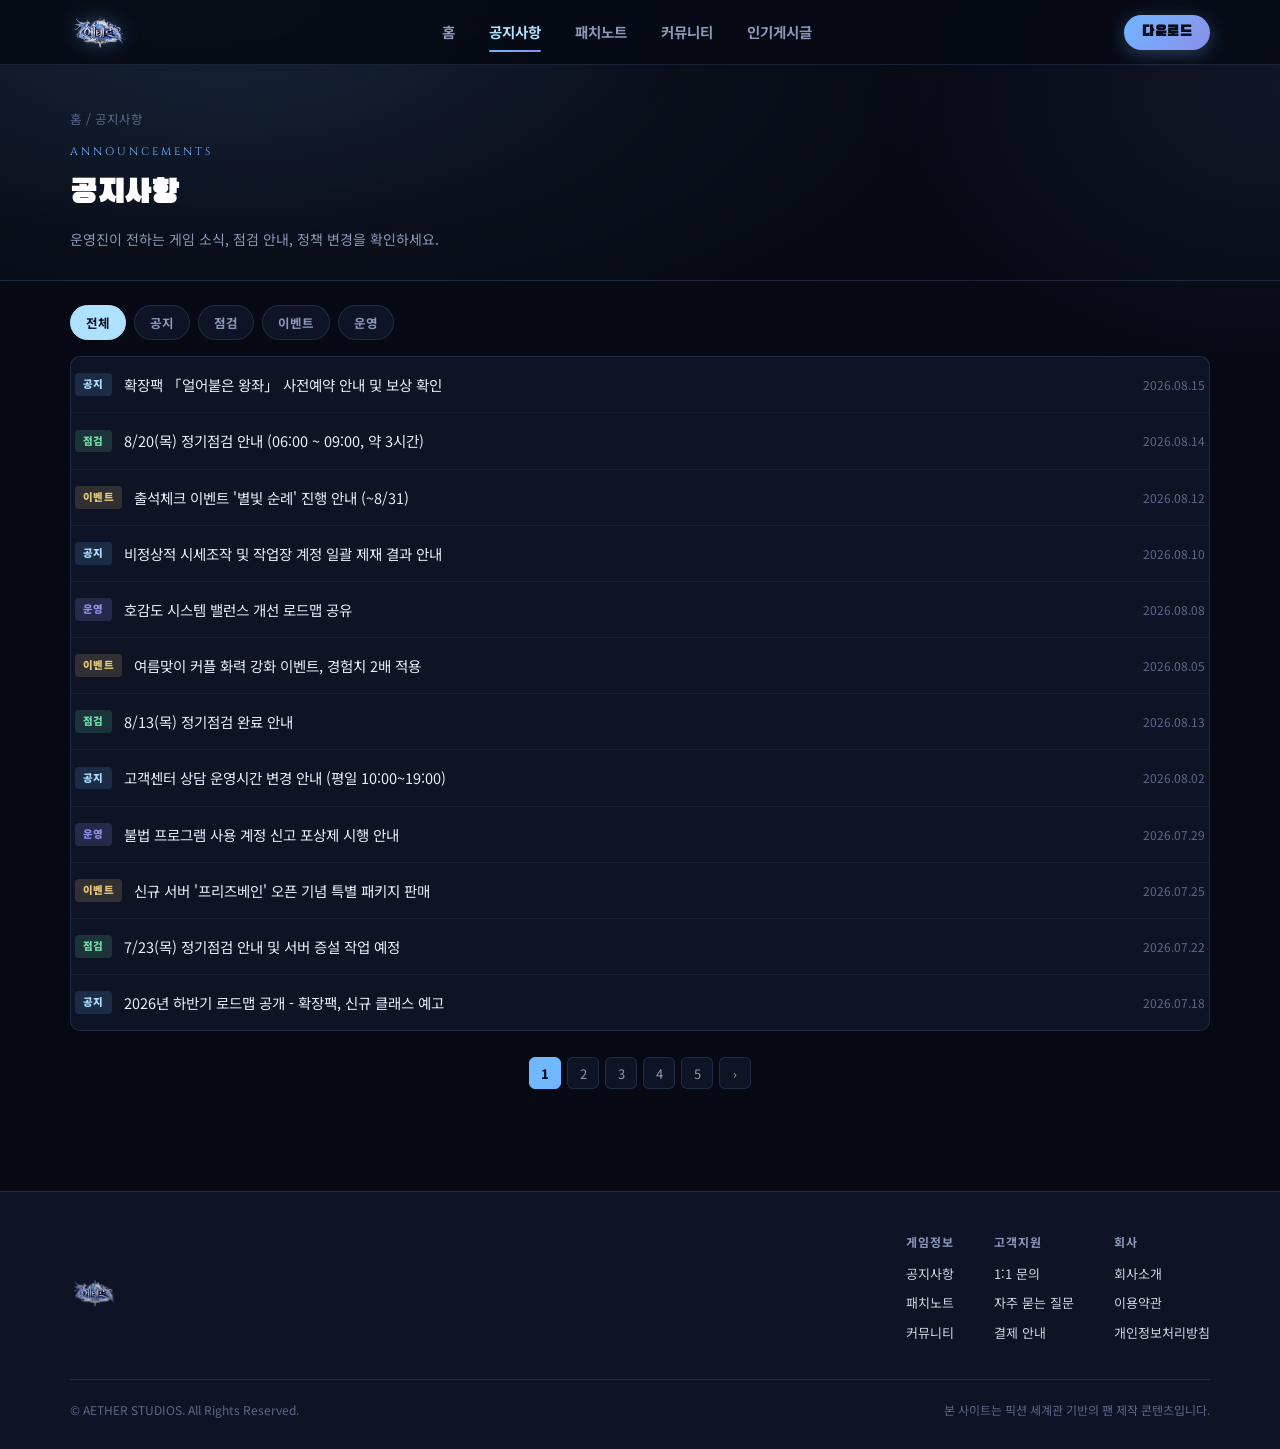
<file: notice.html>
<!DOCTYPE html>
<html lang="ko">
<head>
<meta charset="UTF-8">
<meta name="viewport" content="width=device-width, initial-scale=1.0">
<title>공지사항 | 에테르 온라인</title>
<link rel="icon" href="assets/logo.png">
<link rel="stylesheet" href="css/style.css">
</head>
<body>

<header class="site-header">
  <div class="header-inner">
    <a href="index.html" class="brand">
      <img src="assets/logo.png" alt="에테르 온라인">
      <span class="brand-text font-fantasy">AETHER ONLINE</span>
    </a>
    <nav class="main-nav">
      <a href="index.html">홈</a>
      <a href="notice.html" class="active">공지사항</a>
      <a href="patch.html">패치노트</a>
      <a href="board.html">커뮤니티</a>
      <a href="board-post.html">인기게시글</a>
    </nav>
    <div class="header-cta">
      <button class="btn-download font-display">다운로드</button>
      <button class="hamburger">☰</button>
    </div>
  </div>
</header>

<div class="mobile-nav">
  <button class="mobile-nav-close">✕</button>
  <a href="index.html">홈</a>
  <a href="notice.html">공지사항</a>
  <a href="patch.html">패치노트</a>
  <a href="board.html">커뮤니티</a>
  <a href="board-post.html">인기게시글</a>
</div>

<section class="page-hero">
  <div class="wrap">
    <div class="breadcrumb"><a href="index.html">홈</a> / 공지사항</div>
    <span class="section-eyebrow font-fantasy">Announcements</span>
    <h1 class="font-display">공지사항</h1>
    <p>운영진이 전하는 게임 소식, 점검 안내, 정책 변경을 확인하세요.</p>
  </div>
</section>

<section class="section" style="padding-top:0;">
  <div class="wrap">
    <div class="filter-row">
      <button class="filter-chip active" data-filter="all">전체</button>
      <button class="filter-chip" data-filter="notice">공지</button>
      <button class="filter-chip" data-filter="fix">점검</button>
      <button class="filter-chip" data-filter="event">이벤트</button>
      <button class="filter-chip" data-filter="update">운영</button>
    </div>

    <div class="panel full-list">
      <div class="list-row" data-cat="notice"><span class="tag tag-notice">공지</span><span class="row-title">확장팩 「얼어붙은 왕좌」 사전예약 안내 및 보상 확인</span><span class="row-date">2026.08.15</span></div>
      <div class="list-row" data-cat="fix"><span class="tag tag-fix">점검</span><span class="row-title">8/20(목) 정기점검 안내 (06:00 ~ 09:00, 약 3시간)</span><span class="row-date">2026.08.14</span></div>
      <div class="list-row" data-cat="event"><span class="tag tag-event">이벤트</span><span class="row-title">출석체크 이벤트 '별빛 순례' 진행 안내 (~8/31)</span><span class="row-date">2026.08.12</span></div>
      <div class="list-row" data-cat="notice"><span class="tag tag-notice">공지</span><span class="row-title">비정상적 시세조작 및 작업장 계정 일괄 제재 결과 안내</span><span class="row-date">2026.08.10</span></div>
      <div class="list-row" data-cat="update"><span class="tag tag-update">운영</span><span class="row-title">호감도 시스템 밸런스 개선 로드맵 공유</span><span class="row-date">2026.08.08</span></div>
      <div class="list-row" data-cat="event"><span class="tag tag-event">이벤트</span><span class="row-title">여름맞이 커플 화력 강화 이벤트, 경험치 2배 적용</span><span class="row-date">2026.08.05</span></div>
      <div class="list-row" data-cat="fix"><span class="tag tag-fix">점검</span><span class="row-title">8/13(목) 정기점검 완료 안내</span><span class="row-date">2026.08.13</span></div>
      <div class="list-row" data-cat="notice"><span class="tag tag-notice">공지</span><span class="row-title">고객센터 상담 운영시간 변경 안내 (평일 10:00~19:00)</span><span class="row-date">2026.08.02</span></div>
      <div class="list-row" data-cat="update"><span class="tag tag-update">운영</span><span class="row-title">불법 프로그램 사용 계정 신고 포상제 시행 안내</span><span class="row-date">2026.07.29</span></div>
      <div class="list-row" data-cat="event"><span class="tag tag-event">이벤트</span><span class="row-title">신규 서버 '프리즈베인' 오픈 기념 특별 패키지 판매</span><span class="row-date">2026.07.25</span></div>
      <div class="list-row" data-cat="fix"><span class="tag tag-fix">점검</span><span class="row-title">7/23(목) 정기점검 안내 및 서버 증설 작업 예정</span><span class="row-date">2026.07.22</span></div>
      <div class="list-row" data-cat="notice"><span class="tag tag-notice">공지</span><span class="row-title">2026년 하반기 로드맵 공개 - 확장팩, 신규 클래스 예고</span><span class="row-date">2026.07.18</span></div>
    </div>

    <div class="pagination">
      <button class="active">1</button>
      <button>2</button>
      <button>3</button>
      <button>4</button>
      <button>5</button>
      <button>›</button>
    </div>
  </div>
</section>

<footer class="site-footer">
  <div class="wrap">
    <div class="footer-top">
      <div class="footer-brand"><img src="assets/logo.png" alt="에테르 온라인"></div>
      <div class="footer-links">
        <div class="footer-col"><h4>게임정보</h4><a href="notice.html">공지사항</a><a href="patch.html">패치노트</a><a href="board.html">커뮤니티</a></div>
        <div class="footer-col"><h4>고객지원</h4><a href="#">1:1 문의</a><a href="#">자주 묻는 질문</a><a href="#">결제 안내</a></div>
        <div class="footer-col"><h4>회사</h4><a href="#">회사소개</a><a href="#">이용약관</a><a href="#">개인정보처리방침</a></div>
      </div>
    </div>
    <div class="footer-bottom">
      <span>© AETHER STUDIOS. All Rights Reserved.</span>
      <span>본 사이트는 픽션 세계관 기반의 팬 제작 콘텐츠입니다.</span>
    </div>
  </div>
</footer>

<script src="js/main.js"></script>
</body>
</html>
</file>
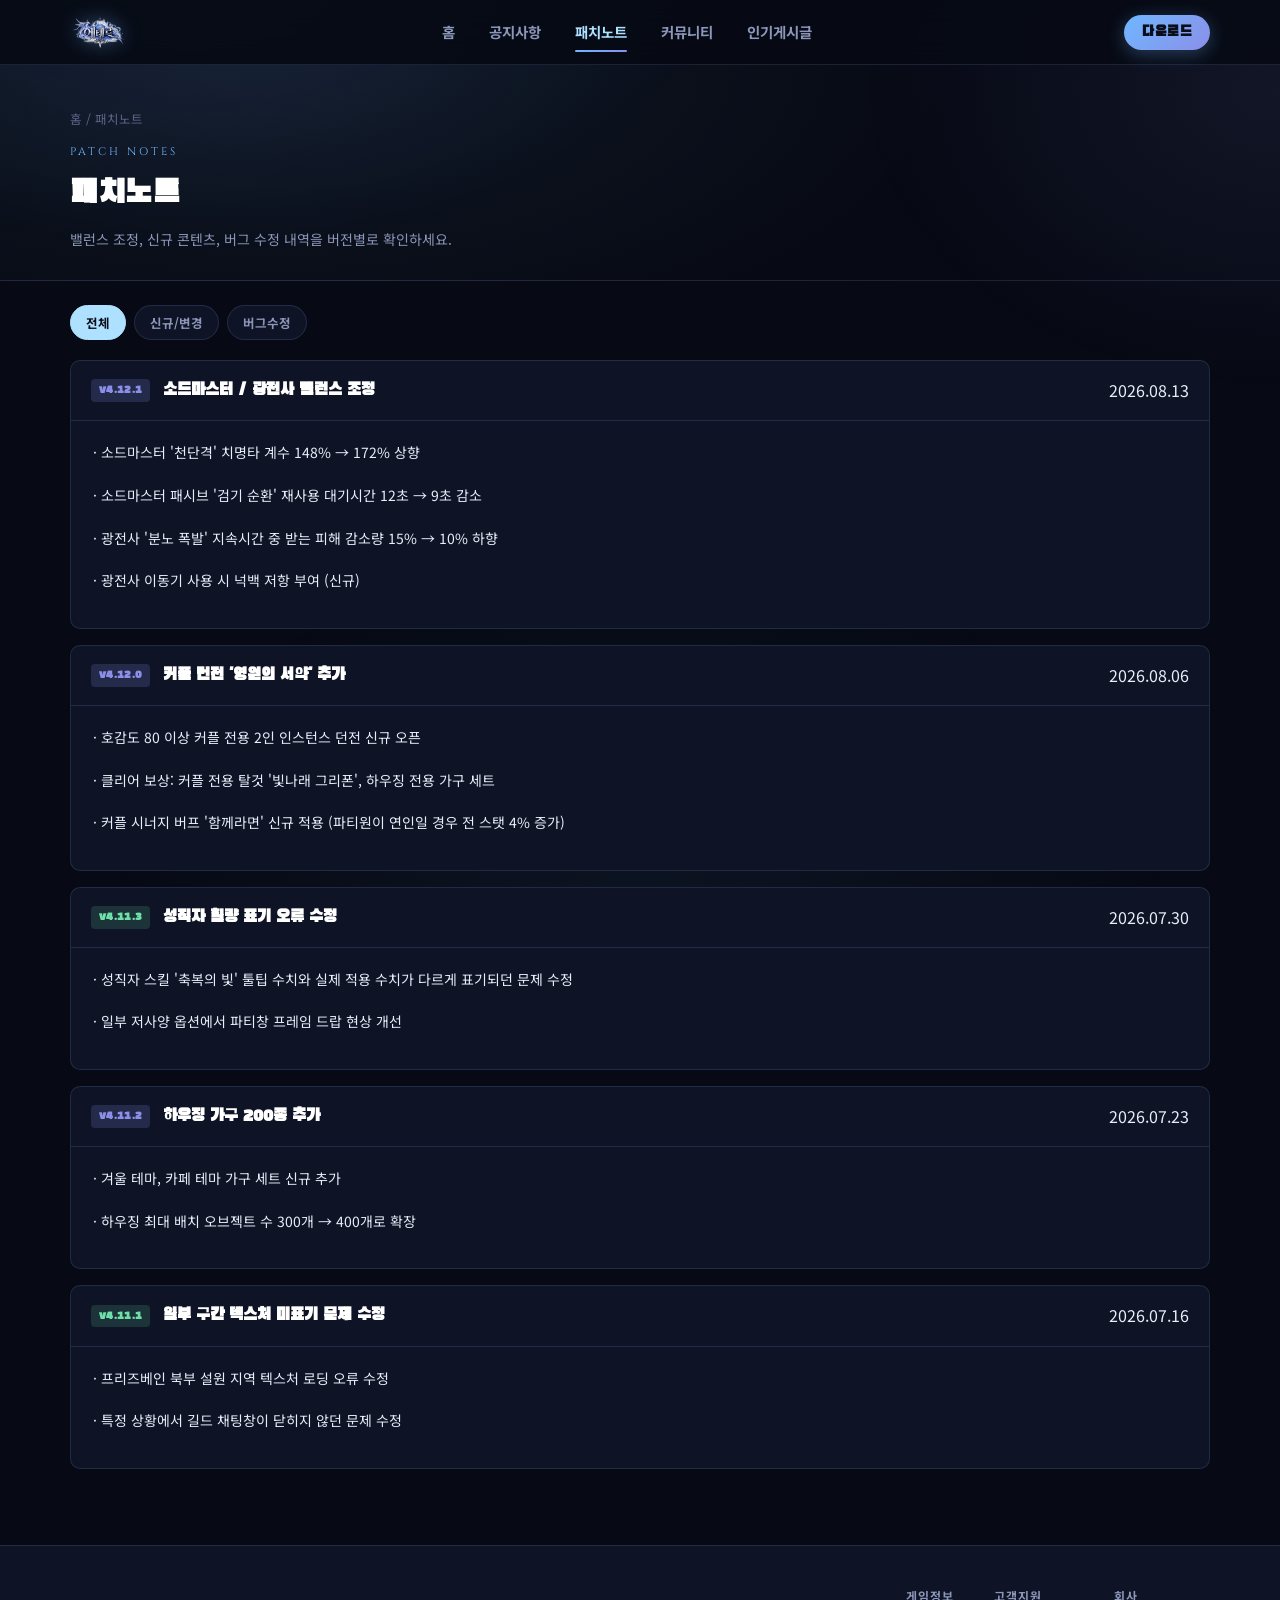
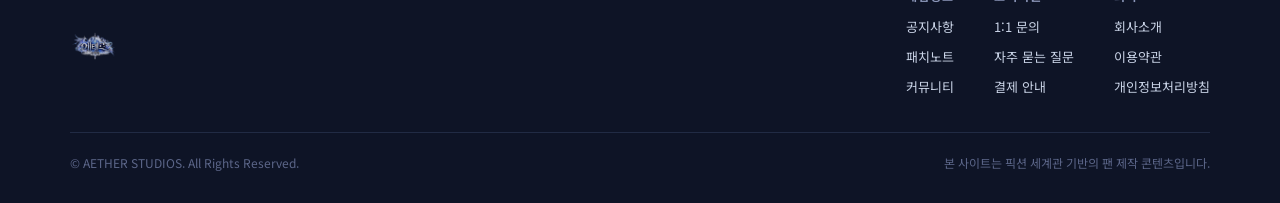
<file: patch.html>
<!DOCTYPE html>
<html lang="ko">
<head>
<meta charset="UTF-8">
<meta name="viewport" content="width=device-width, initial-scale=1.0">
<title>패치노트 | 에테르 온라인</title>
<link rel="icon" href="assets/logo.png">
<link rel="stylesheet" href="css/style.css">
</head>
<body>

<header class="site-header">
  <div class="header-inner">
    <a href="index.html" class="brand">
      <img src="assets/logo.png" alt="에테르 온라인">
      <span class="brand-text font-fantasy">AETHER ONLINE</span>
    </a>
    <nav class="main-nav">
      <a href="index.html">홈</a>
      <a href="notice.html">공지사항</a>
      <a href="patch.html" class="active">패치노트</a>
      <a href="board.html">커뮤니티</a>
      <a href="board-post.html">인기게시글</a>
    </nav>
    <div class="header-cta">
      <button class="btn-download font-display">다운로드</button>
      <button class="hamburger">☰</button>
    </div>
  </div>
</header>

<div class="mobile-nav">
  <button class="mobile-nav-close">✕</button>
  <a href="index.html">홈</a>
  <a href="notice.html">공지사항</a>
  <a href="patch.html">패치노트</a>
  <a href="board.html">커뮤니티</a>
  <a href="board-post.html">인기게시글</a>
</div>

<section class="page-hero">
  <div class="wrap">
    <div class="breadcrumb"><a href="index.html">홈</a> / 패치노트</div>
    <span class="section-eyebrow font-fantasy">Patch Notes</span>
    <h1 class="font-display">패치노트</h1>
    <p>밸런스 조정, 신규 콘텐츠, 버그 수정 내역을 버전별로 확인하세요.</p>
  </div>
</section>

<section class="section" style="padding-top:0;">
  <div class="wrap">
    <div class="filter-row">
      <button class="filter-chip active" data-filter="all">전체</button>
      <button class="filter-chip" data-filter="update">신규/변경</button>
      <button class="filter-chip" data-filter="fix">버그수정</button>
    </div>

    <div style="display:flex;flex-direction:column;gap:16px;margin-top:20px;">

      <div class="panel" data-cat="update">
        <div class="panel-head">
          <h3><span class="tag tag-update">v4.12.1</span>&nbsp;소드마스터 / 광전사 밸런스 조정</h3>
          <span class="row-date">2026.08.13</span>
        </div>
        <div class="post-body" style="padding:18px 22px;font-size:14px;">
          <p>· 소드마스터 '천단격' 치명타 계수 148% → 172% 상향</p>
          <p>· 소드마스터 패시브 '검기 순환' 재사용 대기시간 12초 → 9초 감소</p>
          <p>· 광전사 '분노 폭발' 지속시간 중 받는 피해 감소량 15% → 10% 하향</p>
          <p>· 광전사 이동기 사용 시 넉백 저항 부여 (신규)</p>
        </div>
      </div>

      <div class="panel" data-cat="update">
        <div class="panel-head">
          <h3><span class="tag tag-update">v4.12.0</span>&nbsp;커플 던전 '영원의 서약' 추가</h3>
          <span class="row-date">2026.08.06</span>
        </div>
        <div class="post-body" style="padding:18px 22px;font-size:14px;">
          <p>· 호감도 80 이상 커플 전용 2인 인스턴스 던전 신규 오픈</p>
          <p>· 클리어 보상: 커플 전용 탈것 '빛나래 그리폰', 하우징 전용 가구 세트</p>
          <p>· 커플 시너지 버프 '함께라면' 신규 적용 (파티원이 연인일 경우 전 스탯 4% 증가)</p>
        </div>
      </div>

      <div class="panel" data-cat="fix">
        <div class="panel-head">
          <h3><span class="tag tag-fix">v4.11.3</span>&nbsp;성직자 힐량 표기 오류 수정</h3>
          <span class="row-date">2026.07.30</span>
        </div>
        <div class="post-body" style="padding:18px 22px;font-size:14px;">
          <p>· 성직자 스킬 '축복의 빛' 툴팁 수치와 실제 적용 수치가 다르게 표기되던 문제 수정</p>
          <p>· 일부 저사양 옵션에서 파티창 프레임 드랍 현상 개선</p>
        </div>
      </div>

      <div class="panel" data-cat="update">
        <div class="panel-head">
          <h3><span class="tag tag-update">v4.11.2</span>&nbsp;하우징 가구 200종 추가</h3>
          <span class="row-date">2026.07.23</span>
        </div>
        <div class="post-body" style="padding:18px 22px;font-size:14px;">
          <p>· 겨울 테마, 카페 테마 가구 세트 신규 추가</p>
          <p>· 하우징 최대 배치 오브젝트 수 300개 → 400개로 확장</p>
        </div>
      </div>

      <div class="panel" data-cat="fix">
        <div class="panel-head">
          <h3><span class="tag tag-fix">v4.11.1</span>&nbsp;일부 구간 텍스처 미표기 문제 수정</h3>
          <span class="row-date">2026.07.16</span>
        </div>
        <div class="post-body" style="padding:18px 22px;font-size:14px;">
          <p>· 프리즈베인 북부 설원 지역 텍스처 로딩 오류 수정</p>
          <p>· 특정 상황에서 길드 채팅창이 닫히지 않던 문제 수정</p>
        </div>
      </div>

    </div>
  </div>
</section>

<footer class="site-footer">
  <div class="wrap">
    <div class="footer-top">
      <div class="footer-brand"><img src="assets/logo.png" alt="에테르 온라인"></div>
      <div class="footer-links">
        <div class="footer-col"><h4>게임정보</h4><a href="notice.html">공지사항</a><a href="patch.html">패치노트</a><a href="board.html">커뮤니티</a></div>
        <div class="footer-col"><h4>고객지원</h4><a href="#">1:1 문의</a><a href="#">자주 묻는 질문</a><a href="#">결제 안내</a></div>
        <div class="footer-col"><h4>회사</h4><a href="#">회사소개</a><a href="#">이용약관</a><a href="#">개인정보처리방침</a></div>
      </div>
    </div>
    <div class="footer-bottom">
      <span>© AETHER STUDIOS. All Rights Reserved.</span>
      <span>본 사이트는 픽션 세계관 기반의 팬 제작 콘텐츠입니다.</span>
    </div>
  </div>
</footer>

<script src="js/main.js"></script>
</body>
</html>
</file>
<file: css/style.css>
@import url('https://fonts.googleapis.com/css2?family=Black+Han+Sans&family=Cinzel:wght@500;600;700&family=Noto+Sans+KR:wght@400;500;700;900&display=swap');

:root{
  --void:#070a14;
  --panel:#0e1426;
  --panel-2:#141b32;
  --panel-3:#1a2340;
  --border:rgba(147,181,255,0.14);
  --border-bright:rgba(147,181,255,0.32);
  --ice:#6fb7ff;
  --ice-bright:#aee0ff;
  --silver:#c9d3e6;
  --text:#e9edf9;
  --text-dim:#8b96b8;
  --text-faint:#5c6689;
  --gold:#e3c777;
  --violet:#8b8fe8;
  --danger:#ff7a7a;
  --green:#6fe0a8;
  --radius:10px;
  --maxw:1180px;
}

*{box-sizing:border-box;margin:0;padding:0;}
html{scroll-behavior:smooth;}
body{
  background:var(--void);
  color:var(--text);
  font-family:'Noto Sans KR',sans-serif;
  line-height:1.6;
  overflow-x:hidden;
  position:relative;
}

/* ambient background texture */
body::before{
  content:"";
  position:fixed;
  inset:0;
  z-index:0;
  background:
    radial-gradient(ellipse 900px 500px at 15% -5%, rgba(111,183,255,0.10), transparent 60%),
    radial-gradient(ellipse 700px 500px at 100% 10%, rgba(139,143,232,0.09), transparent 60%),
    radial-gradient(ellipse 900px 600px at 50% 100%, rgba(111,183,255,0.06), transparent 60%);
  pointer-events:none;
}

a{color:inherit;text-decoration:none;}
ul{list-style:none;}
img{max-width:100%;display:block;}
button{font-family:inherit;cursor:pointer;}

.wrap{max-width:var(--maxw);margin:0 auto;padding:0 20px;position:relative;z-index:1;}

.font-display{font-family:'Black Han Sans',sans-serif;letter-spacing:0.5px;}
.font-fantasy{font-family:'Cinzel',serif;}

/* ===== HEADER ===== */
.site-header{
  position:sticky;top:0;z-index:100;
  background:rgba(7,10,20,0.82);
  backdrop-filter:blur(14px);
  -webkit-backdrop-filter:blur(14px);
  border-bottom:1px solid var(--border);
}
.header-inner{
  max-width:var(--maxw);margin:0 auto;padding:0 20px;
  display:flex;align-items:center;justify-content:space-between;
  height:64px;
}
.brand{display:flex;align-items:center;gap:10px;}
.brand img{height:34px;width:auto;filter:drop-shadow(0 0 10px rgba(111,183,255,0.35));}
.brand-text{font-family:'Cinzel',serif;font-size:14px;letter-spacing:2px;color:var(--ice-bright);display:none;}
.main-nav{display:flex;align-items:center;gap:2px;}
.main-nav a{
  padding:10px 16px;font-size:14.5px;font-weight:700;color:var(--text-dim);
  border-radius:6px;transition:color .2s, background .2s;position:relative;
}
.main-nav a:hover{color:var(--ice-bright);background:rgba(111,183,255,0.08);}
.main-nav a.active{color:var(--ice-bright);}
.main-nav a.active::after{
  content:"";position:absolute;left:16px;right:16px;bottom:2px;height:2px;
  background:linear-gradient(90deg,var(--ice),var(--violet));border-radius:2px;
}
.header-cta{
  display:flex;align-items:center;gap:10px;
}
.btn-download{
  font-weight:900;font-size:13.5px;padding:9px 18px;border-radius:100px;
  background:linear-gradient(135deg,var(--ice),var(--violet));color:#0a0e1a;
  box-shadow:0 4px 18px rgba(111,183,255,0.30);
  border:none;
}
.hamburger{display:none;background:none;border:none;color:var(--text);font-size:22px;}

/* ===== HERO CAROUSEL ===== */
.hero{
  position:relative;height:min(64vh,620px);min-height:400px;overflow:hidden;
  border-bottom:1px solid var(--border);
}
.hero-slide{
  position:absolute;inset:0;opacity:0;transition:opacity .9s ease;
  background-size:cover;background-position:center;
}
.hero-slide.active{opacity:1;}
.hero-slide::after{
  content:"";position:absolute;inset:0;
  background:linear-gradient(180deg, rgba(7,10,20,0.15) 0%, rgba(7,10,20,0.55) 55%, var(--void) 100%),
             linear-gradient(90deg, rgba(7,10,20,0.75) 0%, rgba(7,10,20,0.15) 45%);
}
.hero-content{
  position:absolute;left:0;bottom:64px;z-index:2;max-width:var(--maxw);
  margin:0 auto;padding:0 20px;width:100%;
}
.hero-eyebrow{
  font-family:'Cinzel',serif;font-size:12px;letter-spacing:4px;color:var(--gold);
  margin-bottom:14px;text-transform:uppercase;
}
.hero-title{
  font-family:'Black Han Sans',sans-serif;font-size:clamp(28px,4.4vw,52px);
  color:#fff;line-height:1.15;text-shadow:0 4px 30px rgba(0,0,0,0.5);
  max-width:640px;margin-bottom:14px;
}
.hero-desc{color:var(--silver);font-size:15px;max-width:480px;margin-bottom:22px;}
.hero-btns{display:flex;gap:10px;}
.btn-primary{
  background:linear-gradient(135deg,var(--ice),var(--violet));color:#070a14;
  font-weight:900;padding:12px 24px;border-radius:8px;font-size:14.5px;border:none;
}
.btn-ghost{
  background:rgba(255,255,255,0.06);color:#fff;border:1px solid rgba(255,255,255,0.25);
  padding:12px 24px;border-radius:8px;font-size:14.5px;font-weight:700;
  backdrop-filter:blur(6px);
}
.hero-dots{
  position:absolute;right:24px;bottom:24px;z-index:3;display:flex;gap:8px;
}
.hero-dot{
  width:28px;height:3px;background:rgba(255,255,255,0.28);border:none;border-radius:3px;
  transition:background .3s;
}
.hero-dot.active{background:var(--ice-bright);}
.hero-nav-btn{
  position:absolute;top:50%;transform:translateY(-50%);z-index:3;
  width:42px;height:42px;border-radius:50%;background:rgba(7,10,20,0.4);
  border:1px solid rgba(255,255,255,0.18);color:#fff;font-size:18px;
  backdrop-filter:blur(6px);
}
.hero-nav-btn:hover{background:rgba(7,10,20,0.7);}
.hero-prev{left:20px;}
.hero-next{right:20px;}

/* ===== SERVER STATUS BAR ===== */
.status-bar{
  background:var(--panel);border-bottom:1px solid var(--border);
}
.status-bar .wrap{
  display:flex;align-items:center;justify-content:space-between;gap:20px;
  padding-top:12px;padding-bottom:12px;flex-wrap:wrap;
}
.status-items{display:flex;gap:26px;flex-wrap:wrap;}
.status-item{display:flex;align-items:center;gap:8px;font-size:13px;color:var(--text-dim);}
.status-dot{width:8px;height:8px;border-radius:50%;background:var(--green);box-shadow:0 0 8px var(--green);}
.status-item b{color:var(--text);font-weight:700;}
.status-item.warn .status-dot{background:var(--gold);box-shadow:0 0 8px var(--gold);}

/* ===== SECTION SHARED ===== */
.section{padding:56px 0;position:relative;}
.section-head{
  display:flex;align-items:flex-end;justify-content:space-between;margin-bottom:26px;
  border-bottom:1px solid var(--border);padding-bottom:16px;
}
.section-eyebrow{
  font-family:'Cinzel',serif;font-size:11px;letter-spacing:3px;color:var(--ice);
  text-transform:uppercase;margin-bottom:6px;display:block;
}
.section-title{font-family:'Black Han Sans',sans-serif;font-size:26px;color:#fff;}
.section-more{font-size:13px;color:var(--text-dim);font-weight:700;}
.section-more:hover{color:var(--ice-bright);}

/* divider - signature wing motif */
.rift-divider{
  display:flex;align-items:center;gap:14px;margin:0 auto;max-width:var(--maxw);padding:38px 20px 0;
}
.rift-divider .line{flex:1;height:1px;background:linear-gradient(90deg,transparent,var(--border-bright),transparent);}
.rift-divider .mark{
  width:8px;height:8px;background:var(--ice-bright);transform:rotate(45deg);
  box-shadow:0 0 12px var(--ice-bright);flex-shrink:0;
}

/* ===== GRID: NOTICE + PATCH PREVIEW ===== */
.two-col{display:grid;grid-template-columns:1fr 1fr;gap:22px;}
.panel{
  background:var(--panel);border:1px solid var(--border);border-radius:var(--radius);
  overflow:hidden;
}
.panel-head{
  display:flex;align-items:center;justify-content:space-between;
  padding:16px 20px;border-bottom:1px solid var(--border);
}
.panel-head h3{font-family:'Black Han Sans',sans-serif;font-size:17px;color:#fff;display:flex;align-items:center;gap:8px;}
.panel-head a{font-size:12px;color:var(--text-dim);font-weight:700;}
.list-row{
  display:flex;align-items:center;gap:12px;padding:13px 20px;
  border-bottom:1px solid rgba(147,181,255,0.06);font-size:13.5px;
  transition:background .15s;
}
.list-row:hover{background:rgba(111,183,255,0.05);}
.list-row:last-child{border-bottom:none;}
.tag{
  font-size:10.5px;font-weight:900;padding:3px 8px;border-radius:4px;flex-shrink:0;
  letter-spacing:0.3px;
}
.tag-notice{background:rgba(111,183,255,0.15);color:var(--ice-bright);}
.tag-update{background:rgba(139,143,232,0.18);color:var(--violet);}
.tag-event{background:rgba(227,199,119,0.16);color:var(--gold);}
.tag-fix{background:rgba(111,224,168,0.15);color:var(--green);}
.tag-hot{background:rgba(255,122,122,0.16);color:var(--danger);}
.list-row .row-title{flex:1;color:var(--text);white-space:nowrap;overflow:hidden;text-overflow:ellipsis;}
.list-row .row-date{color:var(--text-faint);font-size:12px;flex-shrink:0;}

/* ===== POPULAR POSTS PREVIEW ===== */
.board-tabs{display:flex;gap:4px;margin-bottom:2px;flex-wrap:wrap;}
.board-tab{
  padding:9px 16px;font-size:13px;font-weight:700;color:var(--text-dim);
  background:var(--panel);border:1px solid var(--border);border-bottom:none;
  border-radius:8px 8px 0 0;
}
.board-tab.active{color:#fff;background:var(--panel-2);}
.post-table{background:var(--panel-2);border:1px solid var(--border);border-radius:0 8px 8px 8px;overflow:hidden;}
.post-item{
  display:grid;grid-template-columns:56px 1fr 84px 56px 56px;gap:10px;align-items:center;
  padding:12px 18px;border-bottom:1px solid rgba(147,181,255,0.06);font-size:13.5px;
}
.post-item:last-child{border-bottom:none;}
.post-item:hover{background:rgba(111,183,255,0.04);}
.post-num{color:var(--text-faint);font-size:12px;text-align:center;}
.post-title-cell{display:flex;align-items:center;gap:7px;min-width:0;}
.post-title-cell .t{overflow:hidden;text-overflow:ellipsis;white-space:nowrap;color:var(--text);}
.post-title-cell .cmt{color:var(--ice);font-size:12px;font-weight:800;flex-shrink:0;}
.post-author{color:var(--text-dim);font-size:12.5px;text-align:center;overflow:hidden;text-overflow:ellipsis;white-space:nowrap;}
.post-view,.post-like{color:var(--text-faint);font-size:12px;text-align:center;}
.badge-best{background:linear-gradient(135deg,var(--gold),#c9963e);color:#2a1c05;font-size:10px;font-weight:900;padding:2px 6px;border-radius:3px;flex-shrink:0;}
.badge-danger{background:rgba(255,122,122,0.18);color:var(--danger);font-size:10px;font-weight:900;padding:2px 6px;border-radius:3px;flex-shrink:0;}

/* ===== FOOTER ===== */
.site-footer{border-top:1px solid var(--border);background:var(--panel);padding:40px 0 30px;margin-top:20px;}
.footer-top{display:flex;justify-content:space-between;flex-wrap:wrap;gap:30px;padding-bottom:26px;border-bottom:1px solid var(--border);}
.footer-brand{display:flex;align-items:center;gap:10px;}
.footer-brand img{height:28px;opacity:0.85;}
.footer-links{display:flex;gap:40px;flex-wrap:wrap;}
.footer-col h4{font-size:12px;color:var(--text-dim);margin-bottom:12px;letter-spacing:1px;}
.footer-col a{display:block;font-size:13px;color:var(--silver);margin-bottom:9px;}
.footer-col a:hover{color:var(--ice-bright);}
.footer-bottom{padding-top:20px;font-size:12px;color:var(--text-faint);display:flex;justify-content:space-between;flex-wrap:wrap;gap:10px;}

/* ===== PAGE HERO (sub pages) ===== */
.page-hero{
  padding:44px 0 30px;border-bottom:1px solid var(--border);
  background:radial-gradient(ellipse 700px 300px at 20% 0%, rgba(111,183,255,0.08), transparent);
}
.page-hero .section-eyebrow{margin-bottom:8px;}
.page-hero h1{font-family:'Black Han Sans',sans-serif;font-size:32px;color:#fff;}
.page-hero p{color:var(--text-dim);margin-top:8px;font-size:14px;}
.breadcrumb{font-size:12.5px;color:var(--text-faint);margin-bottom:14px;}
.breadcrumb a:hover{color:var(--ice-bright);}

/* ===== NOTICE / PATCH LIST PAGE ===== */
.filter-row{display:flex;gap:8px;margin:24px 0 16px;flex-wrap:wrap;}
.filter-chip{
  padding:7px 15px;font-size:12.5px;font-weight:700;border-radius:100px;
  border:1px solid var(--border);color:var(--text-dim);background:var(--panel);
}
.filter-chip.active{color:#0a0e1a;background:var(--ice-bright);border-color:var(--ice-bright);}
.full-list .list-row{padding:16px 4px;font-size:14.5px;}
.full-list .row-title{white-space:normal;}

/* ===== BOARD PAGE ===== */
.board-toolbar{display:flex;justify-content:space-between;align-items:center;margin:20px 0 12px;flex-wrap:wrap;gap:10px;}
.board-toolbar .left{display:flex;gap:8px;flex-wrap:wrap;}
.search-box{display:flex;align-items:center;background:var(--panel);border:1px solid var(--border);border-radius:8px;overflow:hidden;}
.search-box input{background:none;border:none;color:var(--text);padding:9px 12px;font-size:13px;width:180px;}
.search-box button{background:none;border:none;color:var(--text-dim);padding:0 12px;}
.full-post-table .post-item{grid-template-columns:50px 1fr 100px 60px 60px;}
.full-post-table{border-radius:8px;}
.pagination{display:flex;justify-content:center;gap:6px;margin:26px 0;}
.pagination button{
  width:32px;height:32px;border-radius:6px;background:var(--panel);border:1px solid var(--border);
  color:var(--text-dim);font-size:13px;
}
.pagination button.active{background:var(--ice);color:#070a14;font-weight:800;border-color:var(--ice);}

/* ===== POST DETAIL ===== */
.post-detail{background:var(--panel);border:1px solid var(--border);border-radius:var(--radius);overflow:hidden;margin-top:20px;}
.post-detail-head{padding:22px 24px;border-bottom:1px solid var(--border);}
.post-detail-head .cat{font-size:11.5px;color:var(--ice);font-weight:800;letter-spacing:1px;margin-bottom:8px;}
.post-detail-head h1{font-family:'Black Han Sans',sans-serif;font-size:22px;color:#fff;margin-bottom:12px;line-height:1.4;}
.post-meta{display:flex;align-items:center;gap:14px;font-size:12.5px;color:var(--text-faint);flex-wrap:wrap;}
.post-meta .author{color:var(--silver);font-weight:700;}
.post-body{padding:26px 24px;font-size:15px;color:var(--text);line-height:1.9;}
.post-body p{margin-bottom:16px;}
.post-reactions{display:flex;gap:10px;padding:0 24px 24px;}
.react-btn{padding:8px 16px;border-radius:100px;background:var(--panel-2);border:1px solid var(--border);font-size:13px;color:var(--text-dim);font-weight:700;}
.comments{padding:20px 24px 30px;border-top:1px solid var(--border);}
.comments-head{font-size:14px;font-weight:800;color:#fff;margin-bottom:16px;}
.comment{display:flex;gap:12px;padding:14px 0;border-bottom:1px solid rgba(147,181,255,0.06);}
.comment.reply{margin-left:38px;border-left:2px solid var(--border);padding-left:16px;}
.comment-avatar{width:34px;height:34px;border-radius:50%;background:linear-gradient(135deg,var(--ice),var(--violet));flex-shrink:0;display:flex;align-items:center;justify-content:center;font-size:12px;font-weight:900;color:#0a0e1a;}
.comment-body{flex:1;}
.comment-top{display:flex;align-items:center;gap:8px;margin-bottom:4px;}
.comment-name{font-size:13px;font-weight:800;color:var(--silver);}
.comment-time{font-size:11.5px;color:var(--text-faint);}
.comment-text{font-size:13.5px;color:var(--text);line-height:1.6;}
.comment-actions{display:flex;gap:12px;margin-top:6px;font-size:11.5px;color:var(--text-faint);}

/* ===== RESPONSIVE ===== */
@media (max-width:860px){
  .main-nav{display:none;}
  .hamburger{display:block;}
  .two-col{grid-template-columns:1fr;}
  .hero{height:56vh;}
  .post-item{grid-template-columns:36px 1fr 50px;}
  .post-author,.post-view{display:none;}
  .full-post-table .post-item{grid-template-columns:36px 1fr 50px;}
  .status-items{gap:16px;}
  .footer-top{flex-direction:column;}
}
@media (max-width:520px){
  .hero-title{font-size:26px;}
  .hero-content{bottom:40px;}
  .section{padding:38px 0;}
  .header-cta .btn-download{padding:8px 12px;font-size:12px;}
}

/* mobile nav drawer */
.mobile-nav{
  position:fixed;inset:0;background:rgba(7,10,20,0.97);z-index:200;
  display:none;flex-direction:column;padding:24px;backdrop-filter:blur(10px);
}
.mobile-nav.open{display:flex;}
.mobile-nav-close{align-self:flex-end;background:none;border:none;color:#fff;font-size:26px;margin-bottom:20px;}
.mobile-nav a{padding:16px 4px;font-size:18px;font-weight:800;color:var(--silver);border-bottom:1px solid var(--border);}
</file>
